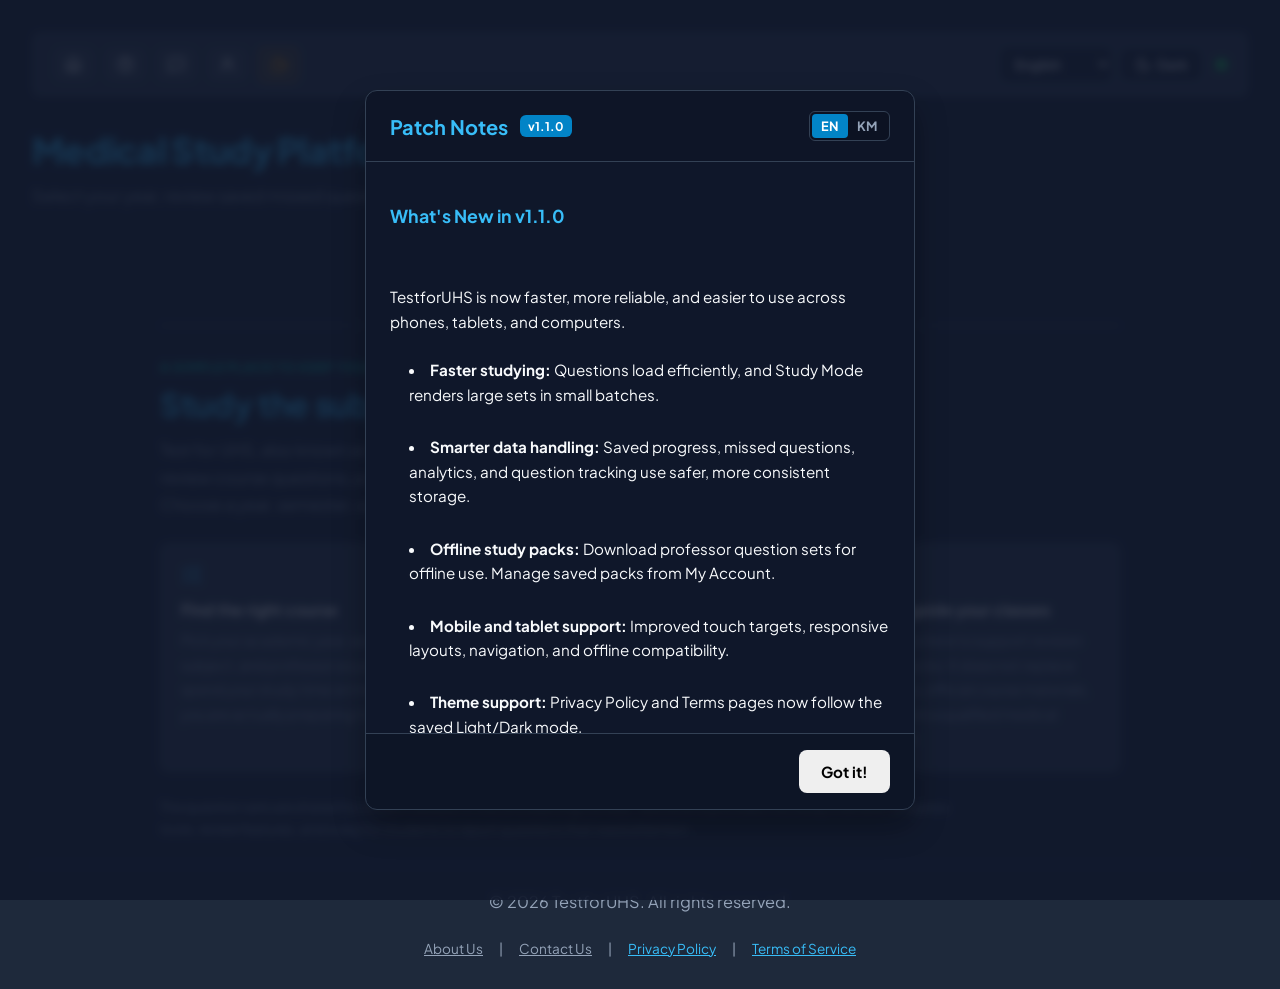
<file: index.html>
<!DOCTYPE html>
<html lang="en">

<head>
  <meta charset="UTF-8">
  <meta name="viewport" content="width=device-width, initial-scale=1.0">
  <title>Test For UHS - Medical Study & Quiz Platform</title>
  <meta name="title" content="Test for UHS - TestforUHS Medical Study Platform">
  <meta name="description"
    content="Test for UHS, also known as TestforUHS, is a free medical study and quiz platform for UHS students. Practice subjects, review missed questions, and study at your own pace.">

  <!-- Open Graph / Telegram / Facebook -->
  <meta property="og:type" content="website">
  <meta property="og:url" content="https://testforuhs.com/">
  <meta property="og:site_name" content="TestforUHS">
  <meta property="og:title" content="Test for UHS - TestforUHS Medical Study Platform">
  <meta property="og:description"
    content="Test for UHS, also known as TestforUHS, is a free medical study and quiz platform for UHS students. Practice subjects, review missed questions, and study at your own pace.">
  <meta property="og:image" content="https://testforuhs.com/assets/logo.png">

  <!-- Twitter -->
  <meta property="twitter:card" content="summary_large_image">
  <meta property="twitter:url" content="https://testforuhs.com/">
  <meta property="twitter:title" content="Test for UHS - TestforUHS Medical Study Platform">
  <meta property="twitter:description"
    content="Test for UHS, also known as TestforUHS, is a free medical study and quiz platform for UHS students. Practice subjects, review missed questions, and study at your own pace.">
  <meta property="twitter:image" content="https://testforuhs.com/assets/logo.png">

  <!-- Icons & CSS -->
  <link rel="icon" type="image/png" sizes="192x192" href="assets/logo.png">
  <link rel="apple-touch-icon" href="assets/logo.png">
  <link rel="manifest" href="manifest.webmanifest">
  <script src="design-bootstrap.js"></script>
  <link rel="stylesheet" href="style.css">
  <link rel="stylesheet" href="new-dashboard.css">

  <!-- Lucide Icons CDN -->
  <script src="assets/lucide.js"></script>

  <script type="application/ld+json">
  {
    "@context": "https://schema.org",
    "@type": "WebSite",
    "name": "Test for UHS",
    "alternateName": "TestforUHS",
    "url": "https://testforuhs.com/"
  }
  </script>

</head>

<body>
  <div class="app-container">

    <!-- Top Navigation Bar -->
    <nav class="main-navbar">
      <button class="dashboard-menu-toggle" type="button" aria-label="Open navigation menu" aria-expanded="false">
        <i data-lucide="menu" style="width: 20px; height: 20px;"></i>
      </button>
      <div class="nav-links">
        <a href="./" class="nav-item" data-i18n="nav_home">HOME</a>
        <a href="about" class="nav-item" data-i18n="nav_about">ABOUT</a>
        <a href="contact" class="nav-item" data-i18n="nav_contact">CONTACT US</a>
        <a href="account" class="nav-item" data-i18n="nav_account">MY ACCOUNT</a>
        <button id="nav-donate-btn" class="nav-item nav-donate-btn" data-i18n="nav_donate">
          <i data-lucide="coffee" style="width: 18px; height: 18px;"></i> Support Us
        </button>
      </div>
      <div class="nav-controls">
        <select id="language-select" class="lang-select">
          <option value="en">English</option>
          <option value="km">ភាសាខ្មែរ</option>
        </select>
        <button id="theme-toggle-btn" class="theme-btn">
          <i data-lucide="moon" style="width: 16px; height: 16px;"></i> Dark
        </button>
      </div>
    </nav>

    <!-- 1. Hero Landing Section -->
    <div id="landing-screen" class="screen">
      <h1 data-i18n="landing_title">Medical Study Platform</h1>
      <p data-i18n="landing_sub">Select your major, year, subject, and professor to start studying.</p>

      <!-- Action Button Row -->
      <div class="landing-btn-group hero-btn-group">
        <button id="enter-study-btn" class="btn primary-btn hero-btn btn-with-icon" data-i18n="btn_start_study">
          <i data-lucide="rocket" style="width: 20px; height: 20px;"></i> Start Studying
        </button>
        <button id="update-info-btn" class="btn secondary-btn btn-with-icon">
          <i data-lucide="megaphone" style="width: 20px; height: 20px;"></i> Update Info
        </button>
      </div>

      <section class="home-content-section" aria-labelledby="home-content-title">
        <div class="home-content-intro">
          <p class="home-content-kicker" data-i18n="home_content_kicker">A simple place to keep your studies moving</p>
          <h2 id="home-content-title" data-i18n="home_content_title">Study the subjects you are working on</h2>
          <p data-i18n="home_content_intro">Test for UHS, also known as TestforUHS, gives medical students a
            straightforward way to review course
            questions, practise recall, and come back to the topics that need more time. Choose a year, semester,
            subject, and professor to get started.</p>
        </div>

        <div class="home-content-grid">
          <article class="home-content-card">
            <i data-lucide="list-checks" aria-hidden="true"></i>
            <h3 data-i18n="home_content_step_title">Find the right course</h3>
            <p data-i18n="home_content_step_desc">Pick your academic year, semester, subject, and professor so you can
              spend your study time on the material you are actually preparing for.</p>
          </article>
          <article class="home-content-card">
            <i data-lucide="refresh-cw" aria-hidden="true"></i>
            <h3 data-i18n="home_content_review_title">Keep difficult questions close</h3>
            <p data-i18n="home_content_review_desc">Work through questions at your own pace, save the ones you miss on
              your device, and return to them when you are ready.</p>
          </article>
          <article class="home-content-card">
            <i data-lucide="shield-check" aria-hidden="true"></i>
            <h3 data-i18n="home_content_note_title">Use it alongside your classes</h3>
            <p data-i18n="home_content_note_desc">TestforUHS is here to support revision and self-checks. It does not
              replace your lectures, official course materials, or advice from a qualified medical professional.</p>
          </article>
        </div>

        <p class="home-content-source" data-i18n="home_content_source">The question sets are shared for student revision
          in the UHS learning context. TestforUHS provides the study interface, progress tools, review features, and
          a way for students to report questions that need attention.</p>
      </section>
    </div>

    <!-- Patch Notes Modal -->
    <div id="update-modal" class="modal-overlay hidden">
      <div class="update-modal-content">
        <div class="update-modal-header">
          <div class="update-title-group">
            <h3>Patch Notes</h3>
            <span id="update-version-badge" class="version-badge">v1.0.0</span>
          </div>
          <div class="update-lang-toggle">
            <button id="update-lang-en" class="lang-btn active">EN</button>
            <button id="update-lang-km" class="lang-btn">KM</button>
          </div>
        </div>
        <div class="update-modal-body">
          <div id="update-text-container">Loading release notes...</div>
        </div>
        <div class="update-modal-footer">
          <button id="close-update-modal-btn" class="btn">Got it!</button>
        </div>
      </div>
    </div>

    <!-- 2. Major Selection Screen -->
    <div id="major-screen" class="screen hidden" style="margin-top: 1rem;">
      <button id="back-to-landing-btn" class="btn back-btn btn-with-icon" data-i18n="btn_back_home"
        style="margin-bottom: 1rem;">
        <i data-lucide="arrow-left" style="width: 18px; height: 18px;"></i> Back to Home
      </button>
      <h2 data-i18n="title_select_major">Select Major</h2>
      <div id="major-grid" class="year-grid">
        <div class="year-card" data-major="MED" data-i18n="major_med">
          Medicine (MED)
        </div>
      </div>
    </div>

    <!-- 3. Year Selection Section -->
    <div id="year-screen" class="screen hidden" style="margin-top: 1rem;">
      <button id="back-to-majors-btn" class="btn back-btn btn-with-icon" data-i18n="btn_back_majors"
        style="margin-bottom: 1rem;">
        <i data-lucide="arrow-left" style="width: 18px; height: 18px;"></i> Back to Majors
      </button>
      <h2 id="selected-major-title">Select Academic Year</h2>
      <div class="year-grid">
        <div class="year-card" data-year="1" data-i18n="year_1">Year 1</div>
        <div class="year-card" data-year="2" data-i18n="year_2">Year 2</div>
        <div class="year-card" data-year="3" data-i18n="year_3">Year 3</div>
        <div class="year-card" data-year="4" data-i18n="year_4">Year 4</div>
        <div class="year-card" data-year="5" data-i18n="year_5">Year 5</div>
        <div class="year-card" data-year="6" data-i18n="year_6">Year 6</div>
      </div>
    </div>

    <!-- 4. Semester Selection Screen -->
    <div id="semester-screen" class="screen hidden" style="margin-top: 1rem;">
      <button id="back-to-years-btn" class="btn back-btn btn-with-icon" data-i18n="btn_back_years"
        style="margin-bottom: 1rem;">
        <i data-lucide="arrow-left" style="width: 18px; height: 18px;"></i> Back to Years
      </button>
      <h2 id="selected-year-title">Select Semester</h2>
      <div class="year-grid">
        <div class="year-card" data-semester="1" data-i18n="semester_1">Semester 1</div>
        <div class="year-card" data-semester="2" data-i18n="semester_2">Semester 2</div>
      </div>
    </div>

    <!-- 5. Subject Selection Section -->
    <div id="subject-screen" class="screen hidden" style="margin-top: 1rem;">
      <button id="back-to-semesters-btn" class="btn back-btn btn-with-icon" data-i18n="btn_back_semesters"
        style="margin-bottom: 1rem;">
        <i data-lucide="arrow-left" style="width: 18px; height: 18px;"></i> Back to Semesters
      </button>
      <h2 id="selected-subject-screen-title">Subjects</h2>
      <div id="subject-list" class="subject-grid"></div>
    </div>

    <!-- 6. Professor Selection Section -->
    <div id="professor-screen" class="screen hidden" style="margin-top: 1rem;">
      <button id="back-to-subjects-btn" class="btn back-btn btn-with-icon" data-i18n="btn_back_subjects"
        style="margin-bottom: 1rem;">
        <i data-lucide="arrow-left" style="width: 18px; height: 18px;"></i> Back to Subjects
      </button>
      <h2 id="selected-prof-screen-title">Professors</h2>
      <div id="professor-list" class="subject-grid"></div>
    </div>

    <!-- Site Footer -->
    <footer class="main-footer main-footer-box">
      <p>© 2026 TestforUHS. All rights reserved.</p>
      <div class="footer-links-row">
        <a href="about" style="color: var(--text-sub);">About Us</a> |
        <a href="contact" style="color: var(--text-sub);">Contact Us</a> |
        <a href="privacy" id="open-privacy-btn" style="color: var(--text-heading); text-decoration: underline;">Privacy
          Policy</a> |
        <a href="terms" style="color: var(--text-heading); text-decoration: underline;">Terms of Service</a>
      </div>
    </footer>

  </div>

  <!-- Global Loading Overlay -->
  <div id="loading-overlay" class="modal-overlay hidden">
    <div class="modal-card" style="text-align: center; padding: 2rem;">
      <div class="spinner"></div>
      <p style="margin-top: 1rem; font-weight: 600; color: var(--text-main);" data-i18n="loading_text">
        Loading Questions...
      </p>
    </div>
  </div>

  <!-- Shared Modals (Donation & Privacy) -->
  <div id="donate-modal" class="modal-overlay hidden" role="presentation">
    <div class="modal-card donate-card-wide" role="dialog" aria-modal="true" aria-labelledby="donate-modal-title"
      aria-describedby="donate-modal-desc">
      <button id="close-donate-btn" class="modal-close-icon" type="button"
        aria-label="Close support dialog">&times;</button>
      <div class="donate-header">
        <div class="donate-icon" aria-hidden="true"><i data-lucide="heart-handshake"></i></div>
        <div>
          <h2 id="donate-modal-title" data-i18n="donate_modal_title">Support testforuhs.com</h2>
          <p id="donate-modal-desc" data-i18n="donate_modal_desc">Your donations help keep the platform free, maintain
            servers, and add new study features!</p>
        </div>
      </div>
      <div class="donate-grid">
        <div class="donate-info">
          <p class="donate-tagline" data-i18n="donate_tagline">
            Every little bit is greatly appreciated! Thank you for your support
            <i data-lucide="smile" aria-hidden="true"></i>
          </p>
          <h3 class="donate-cta" data-i18n="donate_cta">You may donate through our KHQR here.</h3>
        </div>
        <div class="donate-qr-wrapper"><img src="assets/khqr.png" alt="KHQR donation code" class="khqr-card-img"></div>
      </div>
      <div class="donate-footer">
        <button id="bottom-close-donate-btn" class="btn secondary-btn donate-close-btn" type="button"
          data-i18n="btn_close">Close</button>
      </div>
    </div>
  </div>



  <script src="storage.js"></script>
  <script src="translations.js"></script>
  <script src="shared.js?v=1.2.2"></script>
  <script src="home.js"></script>
  <script>
    if (window.lucide) {
      lucide.createIcons();
    }
  </script>
</body>

</html>
</file>
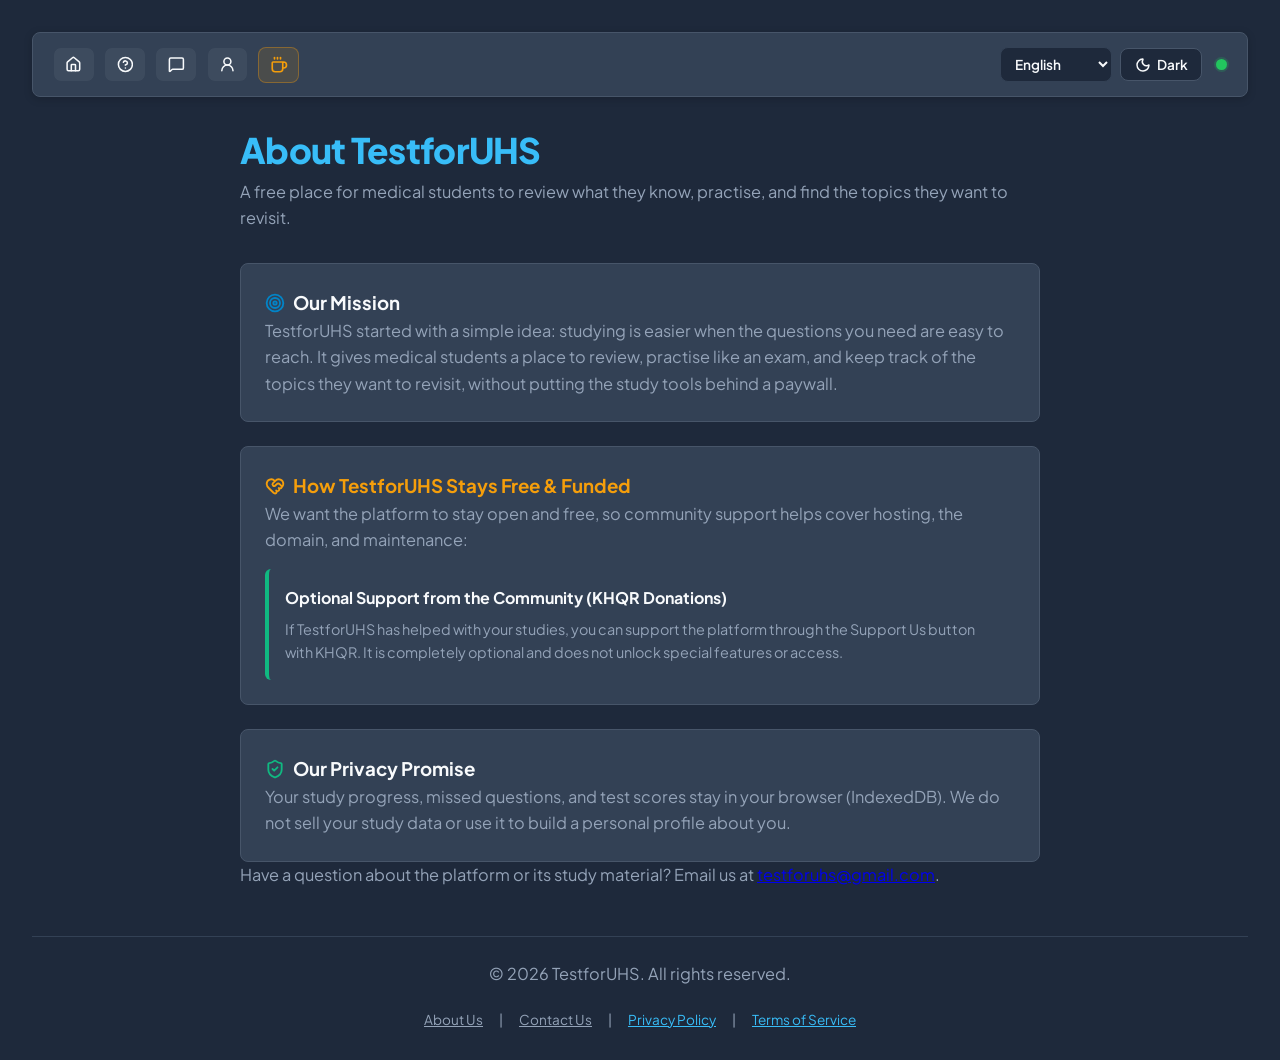
<file: about.html>
<!DOCTYPE html>
<html lang="en">

<head>
  <meta charset="UTF-8">
  <meta name="viewport" content="width=device-width, initial-scale=1.0">
  <title>About Us - TestforUHS</title>
  <meta name="title" content="About Us - TestforUHS">
  <meta name="description"
    content="Learn about TestforUHS, a dedicated medical study platform designed to help students master core subjects and prepare for exams.">

  <!-- Open Graph / Telegram / Facebook -->
  <meta property="og:type" content="website">
  <meta property="og:url" content="https://testforuhs.com/about.html">
  <meta property="og:site_name" content="TestforUHS">
  <meta property="og:title" content="About Us - TestforUHS">
  <meta property="og:description"
    content="Learn about TestforUHS, a dedicated medical study platform designed to help students master core subjects and prepare for exams.">
  <meta property="og:image" content="https://testforuhs.com/assets/logo.png">

  <!-- Twitter -->
  <meta property="twitter:card" content="summary_large_image">
  <meta property="twitter:url" content="https://testforuhs.com/about.html">
  <meta property="twitter:title" content="About Us - TestforUHS">
  <meta property="twitter:description"
    content="Learn about TestforUHS, a dedicated medical study platform designed to help students master core subjects and prepare for exams.">
  <meta property="twitter:image" content="https://testforuhs.com/assets/logo.png">

  <!-- Icons & CSS -->
  <link rel="icon" type="image/png" sizes="192x192" href="assets/logo.png">
  <link rel="apple-touch-icon" href="assets/logo.png">
  <script src="design-bootstrap.js"></script>
  <link rel="stylesheet" href="style.css">
  <link rel="stylesheet" href="new-dashboard.css">

  <!-- Lucide Icons CDN -->
  <script src="assets/lucide.js"></script>

</head>

<body>
  <div class="app-container">

    <!-- Top Navigation Bar -->
    <nav class="main-navbar">
      <button class="dashboard-menu-toggle" type="button" aria-label="Open navigation menu" aria-expanded="false">
        <i data-lucide="menu" style="width: 20px; height: 20px;"></i>
      </button>
      <div class="nav-links">
        <a href="./" class="nav-item" data-i18n="nav_home">HOME</a>
        <a href="about" class="nav-item" data-i18n="nav_about">ABOUT</a>
        <a href="contact" class="nav-item" data-i18n="nav_contact">CONTACT US</a>
        <a href="account" class="nav-item" data-i18n="nav_account">MY ACCOUNT</a>
        <button id="nav-donate-btn" class="nav-item" data-i18n="nav_donate"
          style="color: #f59e0b; font-weight: 700; background: none; border: none; cursor: pointer; display: flex; align-items: center; gap: 0.35rem;">
          <i data-lucide="coffee" style="width: 18px; height: 18px;"></i> Support Us
        </button>
      </div>
      <div class="nav-controls" style="display: flex; gap: 0.5rem; align-items: center;">
        <select id="language-select" class="lang-select">
          <option value="en">English</option>
          <option value="km">ភាសាខ្មែរ</option>
        </select>
        <button id="theme-toggle-btn" class="theme-btn" style="display: flex; align-items: center; gap: 0.35rem;">
          <i data-lucide="moon" style="width: 16px; height: 16px;"></i> Dark
        </button>
      </div>
    </nav>

    <!-- About Screen Content -->
    <div id="about-screen" class="screen" style="max-width: 800px; margin: 0 auto; line-height: 1.6;">

      <h1 style="margin-bottom: 0.5rem;" data-i18n="about_title">About TestforUHS</h1>
      <p style="color: var(--text-sub); margin-bottom: 2rem;" data-i18n="about_sub">A free place for medical students
        to review what they know, practise, and find the topics they want to revisit.</p>

      <!-- Mission Card -->
      <div class="info-card"
        style="background: var(--bg-subcard); padding: 1.5rem; border-radius: 8px; border: 1px solid var(--border-sub); margin-bottom: 1.5rem;">
        <h3 style="margin-top: 0; color: var(--text-main); display: flex; align-items: center; gap: 0.5rem;"
          data-i18n="about_mission_title">
          <i data-lucide="target" style="width: 20px; height: 20px; color: #0284c7;"></i> Our Mission
        </h3>
        <p style="color: var(--text-sub); margin-bottom: 0;" data-i18n="about_mission_desc">
          TestforUHS started with a simple idea: studying is easier when the questions you need are easy to reach. It
          gives medical students a place to review, practise like an exam, and keep track of the topics they want to
          revisit, without putting the study tools behind a paywall.
        </p>
      </div>

      <!-- Transparency & Funding Card -->
      <div class="info-card"
        style="background: var(--bg-subcard); padding: 1.5rem; border-radius: 8px; border: 1px solid var(--border-sub); margin-bottom: 1.5rem;">
        <h3 style="margin-top: 0; color: #f59e0b; display: flex; align-items: center; gap: 0.5rem;"
          data-i18n="about_funding_title">
          <i data-lucide="heart-handshake" style="width: 20px; height: 20px;"></i> How TestforUHS Stays Free & Funded
        </h3>
        <p style="color: var(--text-sub); margin-bottom: 1rem;" data-i18n="about_funding_desc">
          We want the platform to stay open and free, so we help cover hosting, the domain, and maintenance in two
          straightforward ways:
        </p>

        <div style="display: flex; flex-direction: column; gap: 1rem;">

          <!-- Donation Transparency -->
          <div style="padding: 1rem; background: var(--bg-main); border-radius: 6px; border-left: 4px solid #10b981;">
            <h4 style="margin: 0 0 0.5rem 0; color: var(--text-main);" data-i18n="about_donate_title">Optional
              Support from the Community (KHQR Donations)</h4>
            <p style="margin: 0; color: var(--text-sub); font-size: 0.9rem;" data-i18n="about_donate_desc">
              If TestforUHS has helped with your studies, you can support the platform through the Support Us button
              with KHQR. It is completely optional and does not unlock special features or access.
            </p>
          </div>

        </div>
      </div>

      <!-- Privacy & Data Commitment -->
      <div class="info-card"
        style="background: var(--bg-subcard); padding: 1.5rem; border-radius: 8px; border: 1px solid var(--border-sub);">
        <h3 style="margin-top: 0; color: var(--text-main); display: flex; align-items: center; gap: 0.5rem;"
          data-i18n="about_privacy_title">
          <i data-lucide="shield-check" style="width: 20px; height: 20px; color: #10b981;"></i> Our Privacy Promise
        </h3>
        <p style="color: var(--text-sub); margin-bottom: 0;" data-i18n="about_privacy_desc">
          Your study progress, missed questions, and test scores stay in your browser (IndexedDB). We do not sell your
          study data or use it to build a personal profile about you.
        </p>
      </div>

      <p class="about-contact-note"><span data-i18n="about_contact_note">Have a question about the platform or its
          study material? Email us at</span> <a href="mailto:testforuhs@gmail.com">testforuhs@gmail.com</a>.</p>

    </div>

    <!-- Site Footer -->
    <footer class="main-footer"
      style="margin-top: 1.5rem; padding-top: 1.5rem; border-top: 1px solid var(--border-color); text-align: center; font-size: 0.85rem; color: var(--text-sub);">
      <p>© 2026 TestforUHS. All rights reserved.</p>
      <div style="display: flex; justify-content: center; gap: 1rem; flex-wrap: wrap; margin-top: 0.5rem;">
        <a href="about" style="color: var(--text-sub);">About Us</a> |
        <a href="contact" style="color: var(--text-sub);">Contact Us</a> |
        <a href="privacy" id="open-privacy-btn" style="color: var(--text-heading); text-decoration: underline;">Privacy
          Policy</a> |
        <a href="terms" style="color: var(--text-heading); text-decoration: underline;">Terms of Service</a>
      </div>
    </footer>

  </div>

  <!-- Shared Modals (Donation & Privacy) -->
  <div id="donate-modal" class="modal-overlay hidden" role="presentation">
    <div class="modal-card donate-card-wide" role="dialog" aria-modal="true" aria-labelledby="donate-modal-title"
      aria-describedby="donate-modal-desc">
      <button id="close-donate-btn" class="modal-close-icon" type="button"
        aria-label="Close support dialog">&times;</button>
      <div class="donate-header">
        <div class="donate-icon" aria-hidden="true"><i data-lucide="heart-handshake"></i></div>
        <div>
          <h2 id="donate-modal-title" data-i18n="donate_modal_title">Support testforuhs.com</h2>
          <p id="donate-modal-desc" data-i18n="donate_modal_desc">Your donations help keep the platform free, maintain
            servers, and add new study features!</p>
        </div>
      </div>
      <div class="donate-grid">
        <div class="donate-info">
          <p class="donate-tagline" data-i18n="donate_tagline">
            Every little bit is greatly appreciated! Thank you for your support
            <i data-lucide="smile" aria-hidden="true"></i>
          </p>
          <h3 class="donate-cta" data-i18n="donate_cta">You may donate through our KHQR here.</h3>
        </div>
        <div class="donate-qr-wrapper"><img src="assets/khqr.png" alt="KHQR donation code" class="khqr-card-img"></div>
      </div>
      <div class="donate-footer">
        <button id="bottom-close-donate-btn" class="btn secondary-btn donate-close-btn" type="button"
          data-i18n="btn_close">Close</button>
      </div>
    </div>
  </div>



  <script src="storage.js"></script>
  <script src="translations.js"></script>
  <script src="shared.js?v=1.2.2"></script>
  <script src="about.js"></script>
  <script>
    if (window.lucide) {
      lucide.createIcons();
    }
  </script>
</body>

</html>
</file>
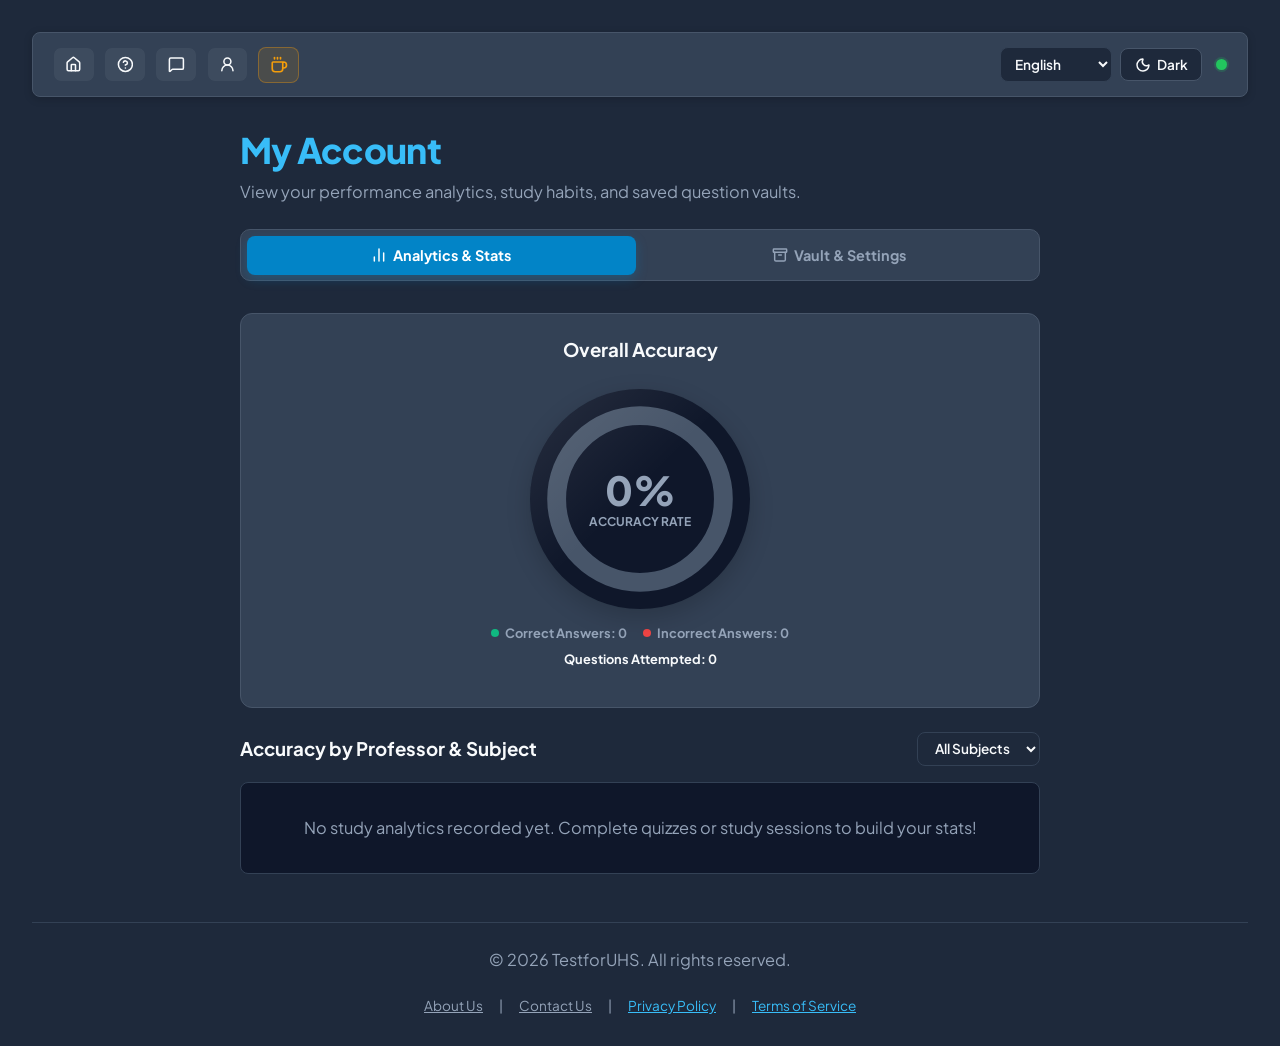
<file: account.html>
<!DOCTYPE html>
<html lang="en">

<head>
  <meta charset="UTF-8">
  <meta name="viewport" content="width=device-width, initial-scale=1.0">
  <title>My Account & Vault - TestforUHS</title>
  <meta name="title" content="My Account & Vault - TestforUHS">
  <meta name="description"
    content="Manage your saved missed questions, track subject progress, and export flashcards to Anki.">

  <!-- Open Graph / Telegram / Facebook -->
  <meta property="og:type" content="website">
  <meta property="og:url" content="https://testforuhs.com/account">
  <meta property="og:site_name" content="TestforUHS">
  <meta property="og:title" content="My Account & Vault - TestforUHS">
  <meta property="og:description"
    content="Manage your saved missed questions, track subject progress, and export flashcards to Anki.">
  <meta property="og:image" content="https://testforuhs.com/assets/logo.png">

  <!-- Twitter -->
  <meta property="twitter:card" content="summary_large_image">
  <meta property="twitter:url" content="https://testforuhs.com/account">
  <meta property="twitter:title" content="My Account & Vault - TestforUHS">
  <meta property="twitter:description"
    content="Manage your saved missed questions, track subject progress, and export flashcards to Anki.">
  <meta property="twitter:image" content="https://testforuhs.com/assets/logo.png">

  <!-- Icons & CSS -->
  <link rel="icon" type="image/png" sizes="192x192" href="assets/logo.png">
  <link rel="apple-touch-icon" href="assets/logo.png">
  <link rel="manifest" href="manifest.webmanifest">
  <script src="design-bootstrap.js"></script>
  <link rel="stylesheet" href="style.css">
  <link rel="stylesheet" href="new-dashboard.css">

  <!-- Lucide Icons CDN -->
  <script src="assets/lucide.js"></script>


  <style>
    .account-tab-bar {
      display: flex;
      justify-content: center;
      gap: 0.5rem;
      margin-bottom: 2rem;
      background: var(--bg-subcard);
      padding: 0.35rem;
      border-radius: 10px;
      border: 1px solid var(--border-sub);
    }

    .account-tab-btn {
      flex: 1;
      padding: 0.65rem 0.75rem;
      font-size: 0.9rem;
      font-weight: 700;
      border-radius: 8px;
      border: none;
      background: none;
      color: var(--text-sub);
      cursor: pointer;
      transition: all 0.2s ease;
      white-space: nowrap;
      display: inline-flex;
      align-items: center;
      justify-content: center;
      gap: 0.4rem;
    }

    .account-tab-btn.active {
      background: #0284c7;
      color: #ffffff;
      box-shadow: 0 4px 12px rgba(2, 132, 199, 0.3);
    }
  </style>
</head>

<body>
  <div class="app-container">

    <!-- Top Navigation Bar -->
    <nav class="main-navbar">
      <button class="dashboard-menu-toggle" type="button" aria-label="Open navigation menu" aria-expanded="false">
        <i data-lucide="menu" style="width: 20px; height: 20px;"></i>
      </button>
      <div class="nav-links">
        <a href="./" class="nav-item" data-i18n="nav_home">HOME</a>
        <a href="about" class="nav-item" data-i18n="nav_about">ABOUT</a>
        <a href="contact" class="nav-item" data-i18n="nav_contact">CONTACT US</a>
        <a href="account" class="nav-item" data-i18n="nav_account">MY ACCOUNT</a>
        <button id="nav-donate-btn" class="nav-item" data-i18n="nav_donate"
          style="color: #f59e0b; font-weight: 700; background: none; border: none; cursor: pointer; display: flex; align-items: center; gap: 0.35rem;">
          <i data-lucide="coffee" style="width: 18px; height: 18px;"></i> Support Us
        </button>
      </div>
      <div class="nav-controls" style="display: flex; gap: 0.5rem; align-items: center;">
        <select id="language-select" class="lang-select">
          <option value="en">English</option>
          <option value="km">ភាសាខ្មែរ</option>
        </select>
        <button id="theme-toggle-btn" class="theme-btn" style="display: flex; align-items: center; gap: 0.35rem;">
          <i data-lucide="moon" style="width: 16px; height: 16px;"></i> Dark
        </button>
      </div>
    </nav>

    <!-- My Account Screen -->
    <div id="account-screen" class="screen" style="max-width: 800px; margin: 0 auto;">
      <h1 style="margin-bottom: 0.5rem;" data-i18n="account_title">My Account</h1>
      <p style="color: var(--text-sub); margin-bottom: 1.5rem;" data-i18n="account_sub">View your performance analytics,
        study habits, and saved question vaults.</p>

      <!-- Sub-Navbar Tab Switcher -->
      <div class="account-tab-bar" role="tablist" aria-label="Account sections">
        <button id="tab-stats-btn" class="account-tab-btn active" role="tab" aria-selected="true"
          aria-controls="account-stats-view" data-i18n="tab_stats">
          <i data-lucide="bar-chart-2" style="width: 16px; height: 16px;"></i> Analytics & Stats
        </button>
        <button id="tab-vault-btn" class="account-tab-btn" role="tab" aria-selected="false"
          aria-controls="account-vault-view" data-i18n="tab_vault">
          <i data-lucide="archive" style="width: 16px; height: 16px;"></i> Vault & Settings
        </button>
        <button id="tab-offline-btn" class="account-tab-btn hidden" role="tab" aria-selected="false"
          aria-controls="account-offline-view" data-i18n="tab_offline">
          <i data-lucide="download-cloud" style="width: 16px; height: 16px;"></i> Offline Packs
        </button>
      </div>

      <!-- TAB 1: ACCURACY ANALYTICS & STATS VIEW -->
      <div id="account-stats-view" role="tabpanel" aria-labelledby="tab-stats-btn">
        <div class="info-card"
          style="background: var(--bg-subcard); padding: 1.5rem; border-radius: 12px; border: 1px solid var(--border-sub); margin-bottom: 1.5rem; text-align: center;">
          <h3 style="margin-top: 0; color: var(--text-main);" data-i18n="stats_overview_title">Overall Accuracy</h3>

          <div id="pie-chart-wrapper"></div>
        </div>

        <div
          style="display: flex; justify-content: space-between; align-items: center; margin-bottom: 1rem; flex-wrap: wrap; gap: 0.5rem;">
          <h3 style="margin: 0; color: var(--text-main);" data-i18n="stats_prof_breakdown">Accuracy by Professor &
            Subject</h3>
          <select id="stats-filter-select" class="lang-select" style="padding: 0.4rem 0.8rem;">
            <option value="ALL" data-i18n="stats_filter_all">All Subjects</option>
          </select>
        </div>

        <div id="stats-prof-list" class="subject-grid"></div>
      </div>

      <!-- TAB 2: VAULT & QUIZ SETTINGS VIEW -->
      <div id="account-vault-view" class="hidden" role="tabpanel" aria-labelledby="tab-vault-btn">
        <div class="info-card"
          style="background: var(--bg-subcard); padding: 1.5rem; border-radius: 8px; border: 1px solid var(--border-sub); margin-bottom: 2rem;">
          <h3 style="margin-top: 0; color: var(--text-main); display: flex; align-items: center; gap: 0.4rem;"
            data-i18n="account_pref_title">
            <i data-lucide="settings" style="width: 20px; height: 20px;"></i> Quiz Preferences
          </h3>

          <div class="offline-setting-row" style="margin-top: 1rem;">
            <div>
              <h4 style="margin: 0; color: var(--text-main);" data-i18n="account_autoadv_title">Auto-advance in Quiz
                Mode</h4>
              <p style="margin: 0.25rem 0 0 0; font-size: 0.85rem; color: var(--text-sub);"
                data-i18n="account_autoadv_desc">
                Automatically move to the next question after selecting an option without having to click "Next
                Question".
              </p>
            </div>
            <div class="offline-setting-control">
              <span id="auto-advance-status" class="setting-status" aria-live="polite">Off</span>
              <label class="switch">
                <input type="checkbox" id="auto-advance-toggle">
                <span class="slider"></span>
              </label>
            </div>
          </div>

          <div
            style="display: flex; justify-content: space-between; align-items: center; gap: 1rem; margin-top: 1.25rem; padding-top: 1.25rem; border-top: 1px solid var(--border-sub); flex-wrap: wrap;">
            <div style="flex: 1; min-width: 200px;">
              <h4 style="margin: 0; color: var(--text-main);" data-i18n="account_review_style_title">Result Review
                Display Style</h4>
              <p style="margin: 0.25rem 0 0 0; font-size: 0.85rem; color: var(--text-sub);"
                data-i18n="account_review_style_desc">
                Choose whether to display result reviews as a compact text summary or full study-style options.
              </p>
            </div>
            <select id="review-style-select" class="lang-select" style="padding: 0.5rem 0.8rem; font-weight: 600;">
              <option value="compact" data-i18n="option_style_compact">Compact (Text Summary)</option>
              <option value="full" data-i18n="option_style_full">Full Options (Study Style)</option>
            </select>
          </div>

          <div class="design-picker-section">
            <div class="design-picker-heading">
              <div>
                <h4 data-i18n="account_design_title">Design</h4>
                <p data-i18n="account_design_desc">Choose how the whole platform looks. This does not change your result
                  review style.</p>
              </div>
            </div>
            <div class="design-picker-grid" role="radiogroup" aria-label="Design choices">
              <label class="design-option-card">
                <input type="radio" name="app-design" value="current">
                <span class="design-option-content">
                  <span class="design-option-preview design-preview-current" aria-hidden="true">
                    <span></span><span></span><span></span>
                  </span>
                  <span class="design-option-name" data-i18n="account_design_current">Current Design</span>
                  <span class="design-option-description" data-i18n="account_design_current_desc">Keep the design you
                    are using now.</span>
                </span>
              </label>
              <label class="design-option-card">
                <input type="radio" name="app-design" value="new-dashboard">
                <span class="design-option-content">
                  <span class="design-option-preview design-preview-dashboard" aria-hidden="true">
                    <span></span><span></span><span></span>
                  </span>
                  <span class="design-option-name" data-i18n="account_design_new">New Dashboard</span>
                  <span class="design-option-description" data-i18n="account_design_new_desc">A cleaner study-focused
                    layout with clearer sections.</span>
                </span>
              </label>
            </div>
          </div>

        </div>

        <div class="info-card offline-setting-card"
          style="background: var(--bg-subcard); padding: 1.5rem; border-radius: 8px; border: 1px solid var(--border-sub); margin-bottom: 2rem;">
          <h3 style="margin-top: 0; color: var(--text-main); display: flex; align-items: center; gap: 0.4rem;"
            data-i18n="offline_setting_title">
            <i data-lucide="download-cloud" style="width: 20px; height: 20px;"></i> Offline Access
          </h3>
          <div class="offline-setting-row">
            <div>
              <h4 style="margin: 0; color: var(--text-main);" data-i18n="offline_setting_label">Use Offline Packs</h4>
              <p style="margin: 0.25rem 0 0 0; font-size: 0.85rem; color: var(--text-sub);"
                data-i18n="offline_setting_desc">
                Enable offline packs, downloads, and offline page caching.
              </p>
            </div>
            <div class="offline-setting-control">
              <span id="offline-mode-status" class="setting-status" aria-live="polite">Off</span>
              <label class="switch">
                <input type="checkbox" id="offline-mode-toggle">
                <span class="slider"></span>
              </label>
            </div>
          </div>
        </div>

        <div
          style="display: flex; justify-content: space-between; align-items: center; margin-bottom: 1rem; flex-wrap: wrap; gap: 0.5rem;">
          <h3 style="margin: 0; color: var(--text-main); display: flex; align-items: center; gap: 0.4rem;"
            data-i18n="account_vault_title">
            <i data-lucide="archive" style="width: 20px; height: 20px;"></i> Missed Questions Vault
          </h3>

          <div class="account-toolbar" style="display: flex; gap: 0.5rem; align-items: center;">
            <button id="toggle-select-mode-btn" class="btn secondary-btn" data-i18n="btn_select"
              style="display: inline-flex; align-items: center; gap: 0.4rem;">
              <i data-lucide="check-square" style="width: 16px; height: 16px;"></i> Select
            </button>
            <div id="bulk-controls" class="hidden"
              style="display: flex; gap: 0.5rem; align-items: center; flex-wrap: wrap;">
              <button id="select-all-btn" class="btn secondary-btn" data-i18n="btn_select_all">Select All</button>
              <button id="delete-selected-btn" class="btn danger-btn" disabled data-i18n="btn_delete_selected"
                style="display: inline-flex; align-items: center; gap: 0.4rem;">
                <i data-lucide="trash-2" style="width: 16px; height: 16px;"></i> Delete Selected (0)
              </button>
            </div>
          </div>
        </div>

        <div id="account-subject-list" class="subject-grid"></div>
      </div>

      <!-- TAB 3: OFFLINE DOWNLOADS -->
      <div id="account-offline-view" class="hidden" role="tabpanel" aria-labelledby="tab-offline-btn">
        <div class="info-card"
          style="background: var(--bg-subcard); padding: 1.5rem; border-radius: 8px; border: 1px solid var(--border-sub); margin-bottom: 1.5rem;">
          <h3 style="margin-top: 0; color: var(--text-main); display: flex; align-items: center; gap: 0.4rem;"
            data-i18n="offline_title">
            <i data-lucide="download-cloud" style="width: 20px; height: 20px;"></i> Offline Study Packs
          </h3>

          <div
            style="display: flex; justify-content: space-between; align-items: center; gap: 1rem; flex-wrap: wrap; margin-bottom: 1rem;">
            <div style="display: flex; gap: 1rem; flex-wrap: wrap;">
              <div class="stat-card" style="min-width: 120px;">
                <span class="stat-label" data-i18n="offline_count_label">Saved packs</span>
                <span id="offline-count-val" class="stat-value">0</span>
              </div>
              <div class="stat-card" style="min-width: 120px;">
                <span class="stat-label" data-i18n="offline_questions_label">Questions</span>
                <span id="offline-questions-val" class="stat-value">0</span>
              </div>
            </div>
            <button id="clear-all-offline-btn" class="btn danger-btn" data-i18n="offline_clear_all">
              Clear all
            </button>
          </div>
        </div>

        <div id="offline-package-list" class="subject-grid"></div>
      </div>

    </div>

    <!-- Site Footer -->
    <footer class="main-footer"
      style="margin-top: 1.5rem; padding-top: 1.5rem; border-top: 1px solid var(--border-color); text-align: center; font-size: 0.85rem; color: var(--text-sub);">
      <p>© 2026 TestforUHS. All rights reserved.</p>
      <div style="display: flex; justify-content: center; gap: 1rem; flex-wrap: wrap; margin-top: 0.5rem;">
        <a href="about" style="color: var(--text-sub);">About Us</a> |
        <a href="contact" style="color: var(--text-sub);">Contact Us</a> |
        <a href="privacy" id="open-privacy-btn" style="color: var(--text-heading); text-decoration: underline;">Privacy
          Policy</a> |
        <a href="terms" style="color: var(--text-heading); text-decoration: underline;">Terms of Service</a>
      </div>
    </footer>

  </div>

  <!-- Bulk Delete Confirmation Modal -->
  <div id="delete-confirm-modal" class="modal-overlay hidden">
    <div class="modal-card">
      <h3 data-i18n="delete_modal_title" style="display: flex; align-items: center; gap: 0.4rem;">
        <i data-lucide="alert-triangle" style="width: 20px; height: 20px; color: #ef4444;"></i> Are you sure?
      </h3>
      <p id="delete-warning-text" data-i18n="delete_modal_desc">Are you sure you want to delete these saved missed
        questions? This action cannot be undone.</p>
      <div class="modal-actions">
        <button id="cancel-delete-btn" class="btn secondary-btn" data-i18n="btn_cancel">Cancel</button>
        <button id="confirm-delete-btn" class="btn danger-btn" data-i18n="btn_confirm_delete">Yes, Delete</button>
      </div>
    </div>
  </div>

  <!-- Anki Export Confirmation Modal -->
  <div id="anki-modal" class="modal-overlay hidden">
    <div class="modal-card">
      <h3 data-i18n="anki_modal_title" style="display: flex; align-items: center; gap: 0.4rem;">
        <i data-lucide="package" style="width: 20px; height: 20px;"></i> Export to Anki (.txt)
      </h3>
      <p data-i18n="anki_modal_desc">How would you like to process these questions after downloading?</p>
      <div class="modal-actions" style="flex-direction: column; gap: 0.5rem;">
        <button id="anki-keep-btn" class="btn primary-btn"
          style="width: 100%; display: inline-flex; align-items: center; justify-content: center; gap: 0.4rem;"
          data-i18n="btn_anki_keep">
          <i data-lucide="download" style="width: 16px; height: 16px;"></i> Export & Keep in Vault
        </button>
        <button id="anki-clear-btn" class="btn warning-btn"
          style="width: 100%; display: inline-flex; align-items: center; justify-content: center; gap: 0.4rem;"
          data-i18n="btn_anki_clear">
          <i data-lucide="trash-2" style="width: 16px; height: 16px;"></i> Export & Clear Subject Vault
        </button>
        <button id="anki-cancel-btn" class="btn secondary-btn" style="width: 100%;"
          data-i18n="btn_cancel">Cancel</button>
      </div>
    </div>
  </div>

  <!-- Shared Modals (Donation & Privacy) -->
  <div id="donate-modal" class="modal-overlay hidden" role="presentation">
    <div class="modal-card donate-card-wide" role="dialog" aria-modal="true" aria-labelledby="donate-modal-title"
      aria-describedby="donate-modal-desc">
      <button id="close-donate-btn" class="modal-close-icon" type="button"
        aria-label="Close support dialog">&times;</button>
      <div class="donate-header">
        <div class="donate-icon" aria-hidden="true"><i data-lucide="heart-handshake"></i></div>
        <div>
          <h2 id="donate-modal-title" data-i18n="donate_modal_title">Support testforuhs.com</h2>
          <p id="donate-modal-desc" data-i18n="donate_modal_desc">Your donations help keep the platform free, maintain
            servers, and add new study features!</p>
        </div>
      </div>
      <div class="donate-grid">
        <div class="donate-info">
          <p class="donate-tagline" data-i18n="donate_tagline">
            Every little bit is greatly appreciated! Thank you for your support
            <i data-lucide="smile" aria-hidden="true"></i>
          </p>
          <h3 class="donate-cta" data-i18n="donate_cta">You may donate through our KHQR here.</h3>
        </div>
        <div class="donate-qr-wrapper"><img src="assets/khqr.png" alt="KHQR donation code" class="khqr-card-img"></div>
      </div>
      <div class="donate-footer">
        <button id="bottom-close-donate-btn" class="btn secondary-btn donate-close-btn" type="button"
          data-i18n="btn_close">Close</button>
      </div>
    </div>
  </div>



  <script src="storage.js"></script>
  <script src="translations.js"></script>
  <script src="shared.js?v=1.2.2"></script>
  <script src="account.js"></script>
  <script>
    if (window.lucide) {
      lucide.createIcons();
    }
  </script>
</body>

</html>
</file>
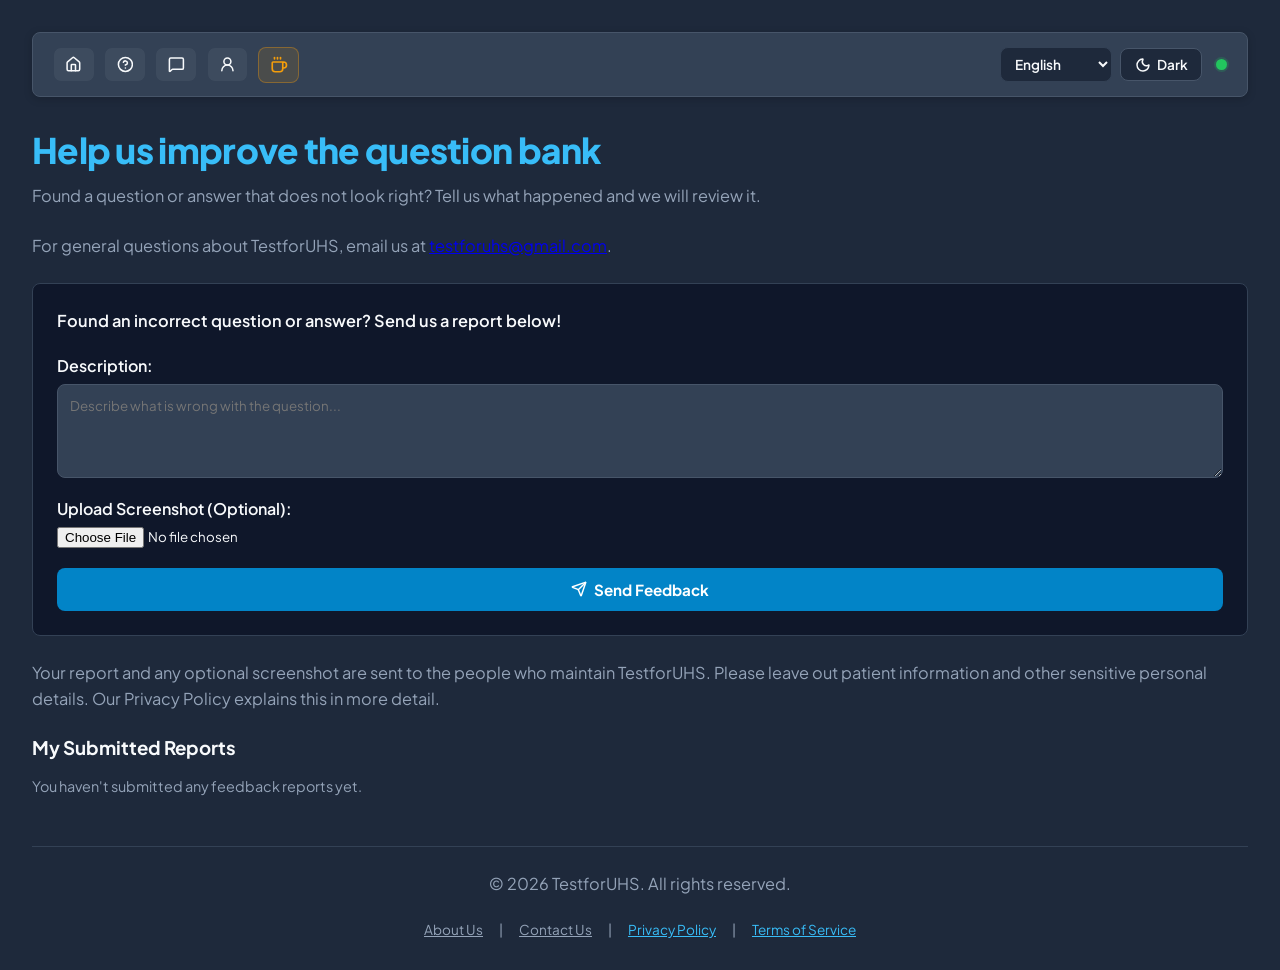
<file: contact.html>
<!DOCTYPE html>
<html lang="en">

<head>
  <meta charset="UTF-8">
  <meta name="viewport" content="width=device-width, initial-scale=1.0">
  <title>Contact Us & Feedback - TestforUHS</title>
  <meta name="title" content="Contact Us & Feedback - TestforUHS">
  <meta name="description"
    content="Report question errors, submit feedback, or track your submitted reports on TestforUHS.">

  <!-- Open Graph / Telegram / Facebook -->
  <meta property="og:type" content="website">
  <meta property="og:url" content="https://testforuhs.com/contact.html">
  <meta property="og:site_name" content="TestforUHS">
  <meta property="og:title" content="Contact Us & Feedback - TestforUHS">
  <meta property="og:description"
    content="Report question errors, submit feedback, or track your submitted reports on TestforUHS.">
  <meta property="og:image" content="https://testforuhs.com/assets/logo.png">

  <!-- Twitter -->
  <meta property="twitter:card" content="summary_large_image">
  <meta property="twitter:url" content="https://testforuhs.com/contact.html">
  <meta property="twitter:title" content="Contact Us & Feedback - TestforUHS">
  <meta property="twitter:description"
    content="Report question errors, submit feedback, or track your submitted reports on TestforUHS.">
  <meta property="twitter:image" content="https://testforuhs.com/assets/logo.png">

  <!-- Icons & CSS -->
  <link rel="icon" type="image/png" sizes="192x192" href="assets/logo.png">
  <link rel="apple-touch-icon" href="assets/logo.png">
  <script src="design-bootstrap.js"></script>
  <link rel="stylesheet" href="style.css">
  <link rel="stylesheet" href="new-dashboard.css">

  <!-- Lucide Icons CDN -->
  <script src="assets/lucide.js"></script>

</head>

<body>
  <div class="app-container">

    <!-- Top Navigation Bar -->
    <nav class="main-navbar">
      <button class="dashboard-menu-toggle" type="button" aria-label="Open navigation menu" aria-expanded="false">
        <i data-lucide="menu" style="width: 20px; height: 20px;"></i>
      </button>
      <div class="nav-links">
        <a href="./" class="nav-item" data-i18n="nav_home">HOME</a>
        <a href="about" class="nav-item" data-i18n="nav_about">ABOUT</a>
        <a href="contact" class="nav-item" data-i18n="nav_contact">CONTACT US</a>
        <a href="account" class="nav-item" data-i18n="nav_account">MY ACCOUNT</a>
        <button id="nav-donate-btn" class="nav-item" data-i18n="nav_donate"
          style="color: #f59e0b; font-weight: 700; background: none; border: none; cursor: pointer; display: flex; align-items: center; gap: 0.35rem;">
          <i data-lucide="coffee" style="width: 18px; height: 18px;"></i> Support Us
        </button>
      </div>
      <div class="nav-controls" style="display: flex; gap: 0.5rem; align-items: center;">
        <select id="language-select" class="lang-select">
          <option value="en">English</option>
          <option value="km">ភាសាខ្មែរ</option>
        </select>
        <button id="theme-toggle-btn" class="theme-btn" style="display: flex; align-items: center; gap: 0.35rem;">
          <i data-lucide="moon" style="width: 16px; height: 16px;"></i> Dark
        </button>
      </div>
    </nav>

    <!-- Contact Screen -->
    <div id="contact-screen" class="screen">
      <h1 data-i18n="contact_page_title">Help us improve the question bank</h1>
      <p class="contact-intro" data-i18n="contact_page_intro">Found a question or answer that does not look right? Tell
        us
        what happened and we will review it.</p>
      <p class="contact-email"><span data-i18n="contact_email_intro">For general questions about TestforUHS, email
          us at</span> <a href="mailto:testforuhs@gmail.com">testforuhs@gmail.com</a>.</p>

      <div class="score-card" style="text-align: left; padding: 1.5rem;">
        <p data-i18n="contact_notice" style="margin-bottom: 1.25rem; color: var(--text-main); font-weight: 600;">
          Spotted something that needs fixing? Send us a report below.
        </p>

        <form id="feedback-form">
          <label data-i18n="contact_desc_label"
            style="display:block; margin-bottom: 0.5rem; font-weight: 600;">Description:</label>
          <textarea id="feedback-text" rows="4" placeholder="Describe what is wrong with the question..."
            data-i18n-placeholder="contact_placeholder"
            style="width:100%; padding:0.75rem; border-radius:8px; border:1px solid var(--border-sub); background:var(--bg-subcard); color:var(--text-main); margin-bottom:1rem;"
            required></textarea>

          <label data-i18n="contact_upload_label" style="display:block; margin-bottom: 0.5rem; font-weight: 600;">Upload
            Screenshot (Optional):</label>
          <input type="file" id="feedback-image" accept="image/*" style="margin-bottom: 1.25rem; display:block;">

          <button type="submit" id="submit-feedback-btn" class="btn primary-btn"
            style="width: 100%; display: inline-flex; align-items: center; justify-content: center; gap: 0.4rem;"
            data-i18n="contact_submit_btn">
            <i data-lucide="send" style="width: 16px; height: 16px;"></i> Send Feedback
          </button>
        </form>
      </div>

      <p class="contact-privacy-note" data-i18n="contact_privacy_note">Your report and any optional screenshot are sent
        to
        the people who maintain TestforUHS. Please leave out patient information and other sensitive personal details.
        Our Privacy Policy explains this in more detail.</p>

      <!-- User's Submitted Feedbacks Tracker -->
      <h3 style="margin: 1.5rem 0 1rem 0;" data-i18n="contact_reports_header">My Submitted Reports</h3>
      <div id="my-feedback-list" class="subject-grid"></div>
    </div>

    <!-- Site Footer -->
    <footer class="main-footer"
      style="margin-top: 1.5rem; padding-top: 1.5rem; border-top: 1px solid var(--border-color); text-align: center; font-size: 0.85rem; color: var(--text-sub);">
      <p>© 2026 TestforUHS. All rights reserved.</p>
      <div style="display: flex; justify-content: center; gap: 1rem; flex-wrap: wrap; margin-top: 0.5rem;">
        <a href="about" style="color: var(--text-sub);">About Us</a> |
        <a href="contact" style="color: var(--text-sub);">Contact Us</a> |
        <a href="privacy" id="open-privacy-btn" style="color: var(--text-heading); text-decoration: underline;">Privacy
          Policy</a> |
        <a href="terms" style="color: var(--text-heading); text-decoration: underline;">Terms of Service</a>
      </div>
    </footer>

  </div>

  <!-- Contact Cooldown Confirmation Modal -->
  <div id="contact-confirm-modal" class="modal-overlay hidden">
    <div class="modal-card">
      <h3 data-i18n="contact_modal_title" style="display: flex; align-items: center; gap: 0.4rem;">
        <i data-lucide="alert-triangle" style="width: 20px; height: 20px; color: #f59e0b;"></i> Confirm Submission
      </h3>
      <p style="margin-bottom: 0.5rem; font-weight: 600;" data-i18n="contact_modal_desc">Are you sure? You can only send
        feedback once every 30 minutes.</p>
      <div class="modal-actions">
        <button id="cancel-feedback-btn" class="btn secondary-btn" data-i18n="btn_cancel">Cancel</button>
        <button id="confirm-feedback-btn" class="btn primary-btn" data-i18n="btn_send">Send</button>
      </div>
    </div>
  </div>

  <!-- Shared Modals -->
  <div id="donate-modal" class="modal-overlay hidden" role="presentation">
    <div class="modal-card donate-card-wide" role="dialog" aria-modal="true" aria-labelledby="donate-modal-title"
      aria-describedby="donate-modal-desc">
      <button id="close-donate-btn" class="modal-close-icon" type="button"
        aria-label="Close support dialog">&times;</button>
      <div class="donate-header">
        <div class="donate-icon" aria-hidden="true"><i data-lucide="heart-handshake"></i></div>
        <div>
          <h2 id="donate-modal-title" data-i18n="donate_modal_title">Support testforuhs.com</h2>
          <p id="donate-modal-desc" data-i18n="donate_modal_desc">Your donations help keep the platform free, maintain
            servers, and add new study features!</p>
        </div>
      </div>
      <div class="donate-grid">
        <div class="donate-info">
          <p class="donate-tagline" data-i18n="donate_tagline">
            Every little bit is greatly appreciated! Thank you for your support
            <i data-lucide="smile" aria-hidden="true"></i>
          </p>
          <h3 class="donate-cta" data-i18n="donate_cta">You may donate through our KHQR here.</h3>
        </div>
        <div class="donate-qr-wrapper"><img src="assets/khqr.png" alt="KHQR donation code" class="khqr-card-img"></div>
      </div>
      <div class="donate-footer">
        <button id="bottom-close-donate-btn" class="btn secondary-btn donate-close-btn" type="button"
          data-i18n="btn_close">Close</button>
      </div>
    </div>
  </div>



  <script src="storage.js"></script>
  <script src="translations.js"></script>
  <script src="shared.js?v=1.2.2"></script>
  <script src="contact.js"></script>
  <script>
    if (window.lucide) {
      lucide.createIcons();
    }
  </script>
</body>

</html>
</file>
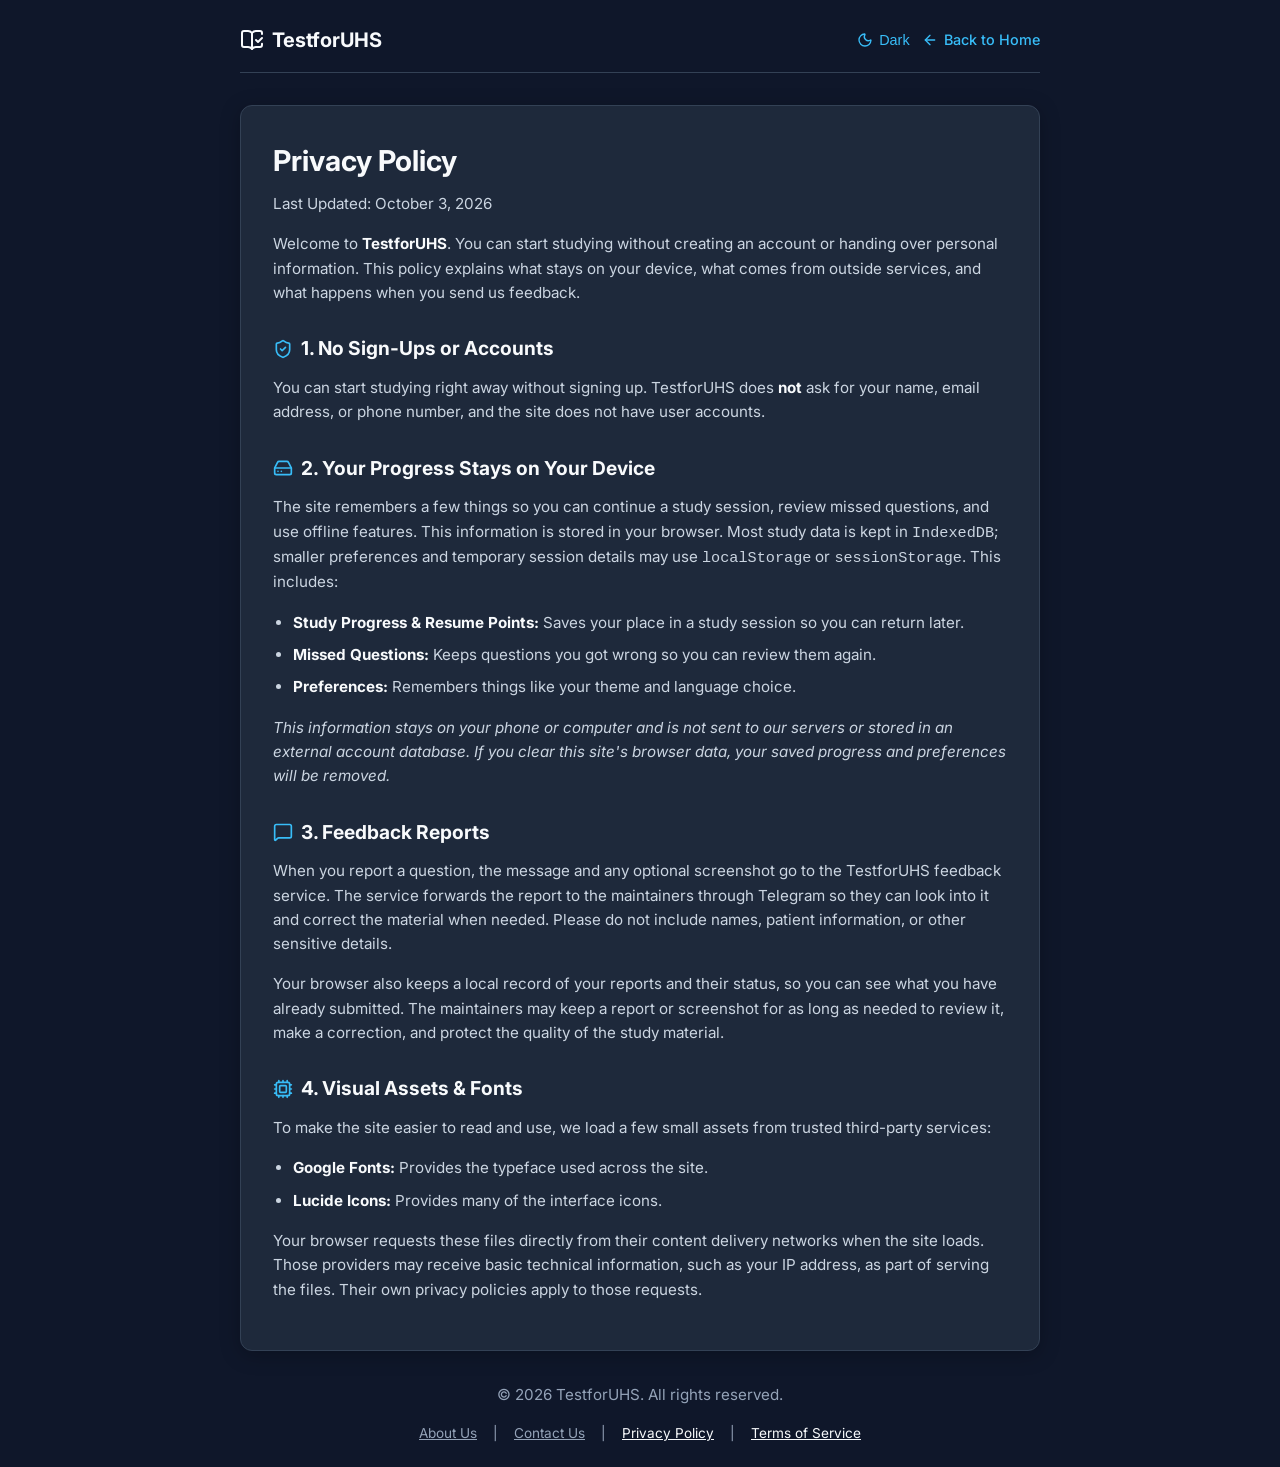
<file: privacy.html>
<!DOCTYPE html>
<html lang="en">

<head>
    <meta charset="UTF-8" />
    <meta name="viewport" content="width=device-width, initial-scale=1.0" />
    <title>Privacy Policy - TestforUHS</title>
    <link rel="icon" type="image/png" sizes="192x192" href="assets/logo.png">
    <link rel="apple-touch-icon" href="assets/logo.png">
    <link rel="preconnect" href="https://fonts.googleapis.com">
    <link rel="preconnect" href="https://fonts.gstatic.com" crossorigin>
    <link href="https://fonts.googleapis.com/css2?family=Inter:wght@400;500;600;700&display=swap" rel="stylesheet">
    <!-- Lucide Icons -->
    <script src="assets/lucide.js"></script>
    <style>
        :root {
            --bg-main: #0f172a;
            --bg-card: #1e293b;
            --border-color: #334155;
            --text-heading: #f8fafc;
            --text-main: #cbd5e1;
            --text-sub: #94a3b8;
            --accent: #38bdf8;
            --accent-hover: #0284c7;
        }

        [data-theme="light"] {
            --bg-main: #cbd5e1;
            --bg-card: #e2e8f0;
            --border-color: #cbd5e1;
            --text-heading: #0f172a;
            --text-main: #0f172a;
            --text-sub: #334155;
            --accent: #0284c7;
            --accent-hover: #0369a1;
        }

        * {
            box-sizing: border-box;
            margin: 0;
            padding: 0;
        }

        body {
            font-family: 'Inter', -apple-system, BlinkMacSystemFont, "Segoe UI", Roboto, sans-serif;
            background-color: var(--bg-main);
            color: var(--text-main);
            line-height: 1.6;
            padding: 1.5rem 1rem;
            min-height: 100vh;
            display: flex;
            flex-direction: column;
            align-items: center;
        }

        .container {
            max-width: 800px;
            width: 100%;
            margin: 0 auto;
        }

        /* Top Bar / Header */
        header {
            display: flex;
            align-items: center;
            justify-content: space-between;
            margin-bottom: 2rem;
            padding-bottom: 1rem;
            border-bottom: 1px solid var(--border-color);
        }

        .brand {
            font-size: 1.25rem;
            font-weight: 700;
            color: var(--text-heading);
            text-decoration: none;
            display: flex;
            align-items: center;
            gap: 0.5rem;
        }

        .back-btn {
            display: inline-flex;
            align-items: center;
            gap: 0.4rem;
            color: var(--accent);
            text-decoration: none;
            font-size: 0.9rem;
            font-weight: 500;
            transition: color 0.2s ease;
        }

        .back-btn:hover {
            color: var(--accent-hover);
        }

        /* Card Box */
        .card {
            background: var(--bg-card);
            border: 1px solid var(--border-color);
            border-radius: 12px;
            padding: 2rem;
            box-shadow: 0 4px 20px rgba(0, 0, 0, 0.25);
        }

        h1 {
            color: var(--text-heading);
            font-size: 1.8rem;
            margin-bottom: 0.5rem;
        }



        h2 {
            color: var(--text-heading);
            font-size: 1.2rem;
            margin-top: 1.75rem;
            margin-bottom: 0.75rem;
            display: flex;
            align-items: center;
            gap: 0.5rem;
        }

        p {
            margin-bottom: 1rem;
            font-size: 0.95rem;
        }

        ul {
            margin-bottom: 1rem;
            padding-left: 1.25rem;
        }

        li {
            margin-bottom: 0.5rem;
            font-size: 0.95rem;
        }

        strong {
            color: var(--text-heading);
        }

        /* Footer */
        footer {
            margin-top: auto;
            padding-top: 2rem;
            text-align: center;
            color: var(--text-sub);
            font-size: 0.85rem;
        }

        @media (max-width: 640px) {
            .card {
                padding: 1.25rem;
            }

            h1 {
                font-size: 1.5rem;
            }
        }
    </style>
</head>

<body>

    <div class="container">
        <header>
            <a href="./" class="brand">
                <i data-lucide="book-open-check"></i>
                <span>TestforUHS</span>
            </a>
            <div style="display: flex; align-items: center; gap: 0.75rem;">
                <button id="theme-toggle-btn" class="back-btn theme-btn" type="button"
                    style="background: none; border: none; cursor: pointer;">
                    <i data-lucide="moon" style="width:16px; height:16px;"></i> Dark
                </button>
                <a href="./" class="back-btn">
                    <i data-lucide="arrow-left" style="width:16px; height:16px;"></i>
                    <span>Back to Home</span>
                </a>
            </div>
        </header>

        <main class="card">
            <h1>Privacy Policy</h1>
            <p class="last-updated">Last Updated: October 3, 2026</p>

            <p>Welcome to <strong>TestforUHS</strong>. You can start studying without creating an account or handing
                over
                personal information. This policy explains what stays on your device, what comes from outside services,
                and what happens when you send us feedback.</p>

            <h2><i data-lucide="shield-check" style="width:20px; height:20px; color:var(--accent);"></i> 1. No Sign-Ups
                or Accounts</h2>
            <p>You can start studying right away without signing up. TestforUHS does <strong>not</strong> ask for your
                name, email address, or phone number, and the site does not have user accounts.
            </p>

            <h2><i data-lucide="hard-drive" style="width:20px; height:20px; color:var(--accent);"></i> 2. Your Progress
                Stays on Your Device</h2>
            <p>The site remembers a few things so you can continue a study session, review missed questions, and use
                offline features. This information is stored in your browser. Most study data is kept in
                <code>IndexedDB</code>; smaller preferences and temporary session details may use
                <code>localStorage</code> or <code>sessionStorage</code>. This includes:
            </p>
            <ul>
                <li><strong>Study Progress & Resume Points:</strong> Saves your place in a study session so you can
                    return later.</li>
                <li><strong>Missed Questions:</strong> Keeps questions you got wrong so you can review them again.</li>
                <li><strong>Preferences:</strong> Remembers things like your theme and language choice.</li>
            </ul>
            <p><em>This information stays on your phone or computer and is not sent to our servers or stored in an
                    external account database. If you clear this site's browser data, your saved progress and
                    preferences will be removed.</em></p>

            <h2><i data-lucide="message-square" style="width:20px; height:20px; color:var(--accent);"></i> 3. Feedback
                Reports</h2>
            <p>When you report a question, the message and any optional screenshot go to the TestforUHS feedback
                service.
                The service forwards the report to the maintainers through Telegram so they can look into it and correct
                the material when needed. Please do not include names, patient information, or other sensitive details.
            </p>
            <p>Your browser also keeps a local record of your reports and their status, so you can see what you have
                already submitted. The maintainers may keep a report or screenshot for as long as needed to review it,
                make a correction, and protect the quality of the study material.</p>

            <h2><i data-lucide="cpu" style="width:20px; height:20px; color:var(--accent);"></i> 4. Visual Assets & Fonts
            </h2>
            <p>To make the site easier to read and use, we load a few small assets from trusted third-party services:
            </p>
            <ul>
                <li><strong>Google Fonts:</strong> Provides the typeface used across the site.</li>
                <li><strong>Lucide Icons:</strong> Provides many of the interface icons.</li>
            </ul>
            <p>Your browser requests these files directly from their content delivery networks when the site loads.
                Those providers may receive basic technical information, such as your IP address, as part of serving
                the files. Their own privacy policies apply to those requests.</p>

        </main>

        <footer>
            <p>&copy; 2026 TestforUHS. All rights reserved.</p>
            <div style="display: flex; justify-content: center; gap: 1rem; flex-wrap: wrap; margin-top: 0.5rem;">
                <a href="about" style="color: var(--text-sub);">About Us</a> |
                <a href="contact" style="color: var(--text-sub);">Contact Us</a> |
                <a href="privacy" style="color: var(--text-heading); text-decoration: underline;">Privacy Policy</a> |
                <a href="terms" style="color: var(--text-heading); text-decoration: underline;">Terms of Service</a>
            </div>
        </footer>
    </div>

    <script src="storage.js"></script>
    <script src="translations.js"></script>
    <script src="shared.js?v=1.2.2"></script>
    <script>
        if (window.lucide) {
            lucide.createIcons();
        }
    </script>
</body>

</html>
</file>
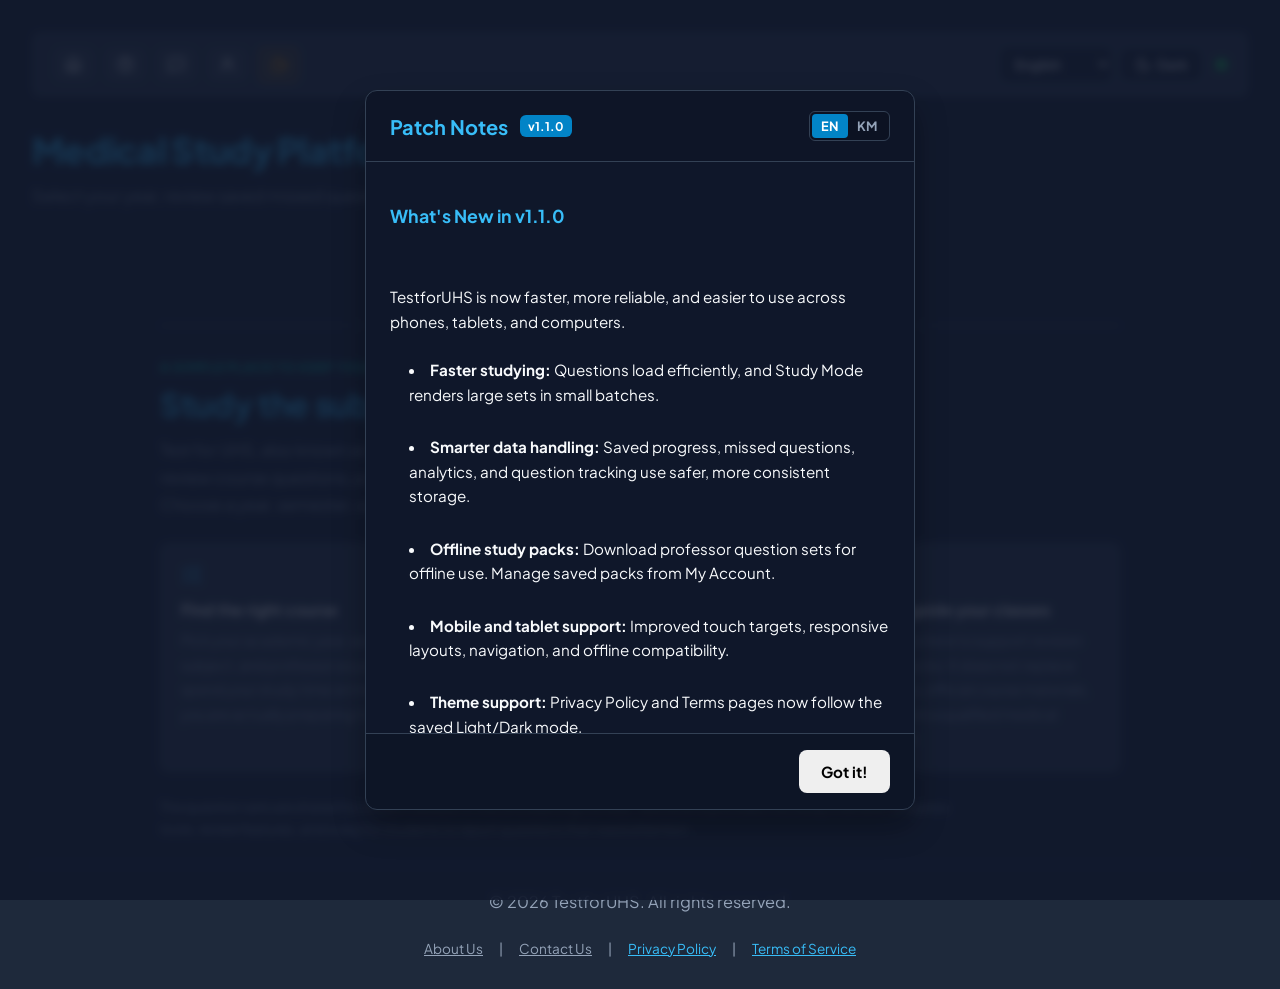
<file: quiz.html>
<!DOCTYPE html>
<html lang="en">

<head>
  <meta charset="UTF-8">
  <meta name="viewport" content="width=device-width, initial-scale=1.0">
  <title>Study Session - TestforUHS</title>
  <meta name="title" content="Study Session - TestforUHS">
  <meta name="description" content="Interactive medical quiz and self-assessment study session on TestforUHS.">

  <!-- Canonical Link (Fixes Google Search Console indexing issues) -->
  <link rel="canonical" href="https://testforuhs.com/quiz">

  <!-- Icons & CSS -->
  <link rel="icon" type="image/png" sizes="192x192" href="assets/logo.png">
  <link rel="apple-touch-icon" href="assets/logo.png">
  <link rel="manifest" href="manifest.webmanifest">
  <link rel="shortcut icon" href="assets/logo.png">
  <script src="design-bootstrap.js"></script>
  <link rel="stylesheet" href="style.css">
  <link rel="stylesheet" href="new-dashboard.css">

  <!-- Lucide Icons CDN -->
  <script src="assets/lucide.js"></script>

</head>

<body class="quiz-body">
  <div class="app-container">

    <!-- Top Navigation Bar -->
    <nav class="main-navbar">
      <button class="dashboard-menu-toggle" type="button" aria-label="Open navigation menu" aria-expanded="false">
        <i data-lucide="menu" style="width: 20px; height: 20px;"></i>
      </button>
      <div class="nav-links">
        <a href="home" class="nav-item nav-leave-guard" data-i18n="nav_home">HOME</a>
        <a href="about" class="nav-item nav-leave-guard" data-i18n="nav_about">ABOUT</a>
        <a href="contact" class="nav-item nav-leave-guard" data-i18n="nav_contact">CONTACT US</a>
        <a href="account" class="nav-item nav-leave-guard" data-i18n="nav_account">MY ACCOUNT</a>
        <button id="nav-donate-btn" class="nav-item nav-leave-guard" data-i18n="nav_donate"
          style="color: #f59e0b; font-weight: 700; background: none; border: none; cursor: pointer; display: flex; align-items: center; gap: 0.35rem;">
          <i data-lucide="coffee" style="width: 18px; height: 18px;"></i> Support Us
        </button>
      </div>
      <div class="nav-controls" style="display: flex; gap: 0.5rem; align-items: center;">
        <select id="language-select" class="lang-select">
          <option value="en">English</option>
          <option value="km">ភាសាខ្មែរ</option>
        </select>
        <button id="theme-toggle-btn" class="theme-btn" style="display: flex; align-items: center; gap: 0.35rem;">
          <i data-lucide="moon" style="width: 16px; height: 16px;"></i> Dark
        </button>
      </div>
    </nav>

    <!-- Quiz & Study Runner Screen -->
    <div id="quiz-screen" class="screen">
      <div class="quiz-header"
        style="display: flex; justify-content: space-between; align-items: center; margin-bottom: 1rem; flex-wrap: wrap; gap: 0.5rem;">
        <button id="quit-session-btn" class="btn back-btn"
          style="display: inline-flex; align-items: center; gap: 0.4rem;">
          <i data-lucide="arrow-left" style="width: 18px; height: 18px;"></i>
          <span data-i18n="btn_back">Back</span>
        </button>
        <div id="session-info" style="font-weight: 700; color: var(--text-heading); font-size: 1.1rem;">Loading...</div>
        <div id="timer-display" class="timer-badge hidden"
          style="font-weight: 700; color: #ef4444; background: var(--bg-subcard); padding: 0.4rem 0.8rem; border-radius: 8px; border: 1px solid var(--border-sub); display: inline-flex; align-items: center; gap: 0.35rem;">
          <i data-lucide="clock" style="width: 16px; height: 16px;"></i>
          <span id="timer-text">60:00</span>
        </div>
      </div>

      <div class="score-card"
        style="padding: 1.5rem; text-align: left; background: var(--bg-inner); border-radius: 8px; border: 1px solid var(--border-sub);">

        <!-- Flex header containing Progress Text and Fullscreen Button -->
        <div style="display: flex; justify-content: space-between; align-items: center; margin-bottom: 0.75rem;">
          <p id="progress-text" style="color: var(--text-sub); font-size: 0.9rem; margin-bottom: 0; font-weight: 600;">
            Question 1 of 60
          </p>
          <button id="fullscreen-btn" class="fullscreen-btn" title="Toggle Fullscreen" aria-label="Toggle Fullscreen"
            style="display: inline-flex; align-items: center; gap: 0.35rem;">
            <i data-lucide="maximize" style="width: 16px; height: 16px;"></i>
            <span data-i18n="btn_fullscreen">Fullscreen</span>
          </button>
        </div>

        <h3 id="question-text"
          style="color: var(--text-main); font-size: 1.15rem; line-height: 1.5; margin-bottom: 1.25rem;">
          Loading question text...
        </h3>

        <!-- Dynamic Question Image Container -->
        <div id="question-image-wrapper" class="hidden" style="text-align: center; margin: 1rem 0;">
          <img id="question-image" src="" alt="Question Diagram" class="question-img" style="cursor: pointer;" />
        </div>

        <div id="options-container" style="display: flex; flex-direction: column; gap: 0.75rem;"></div>

        <div style="margin-top: 1.5rem; text-align: right;">
          <button id="next-btn" class="btn primary-btn hidden"
            style="display: inline-flex; align-items: center; gap: 0.5rem;">
            <span data-i18n="btn_next_question">Next Question</span>
            <i data-lucide="arrow-right" style="width: 18px; height: 18px;"></i>
          </button>
        </div>
      </div>

      <!-- Study Mode Floating Navigation Controls -->
      <div id="study-nav-controls" class="hidden">
        <button id="go-latest-q-btn" class="floating-pill-btn hidden"
          style="display: inline-flex; align-items: center; gap: 0.35rem;">
          <i data-lucide="map-pin" style="width: 16px; height: 16px;"></i>
          <span data-i18n="btn_go_latest">Go to Latest Question</span>
        </button>
        <button id="scroll-top-btn" class="floating-round-btn hidden" title="Scroll to top" aria-label="Scroll to top">
          <i data-lucide="arrow-up" style="width: 18px; height: 18px;"></i>
        </button>
      </div>

      <!-- Site Footer -->
      <footer class="main-footer"
        style="margin-top: 3rem; padding-top: 1.5rem; border-top: 1px solid var(--border-color); text-align: center; font-size: 0.85rem; color: var(--text-sub);">
        <p>© 2026 TestforUHS. All rights reserved. | <a href="#" id="open-privacy-btn"
            style="color: var(--text-heading); text-decoration: underline;" data-i18n="privacy_link">Privacy Policy</a>
        </p>
      </footer>

    </div>

    <!-- Leave Confirmation Guard Modal -->
    <div id="leave-confirm-modal" class="modal-overlay hidden">
      <div class="modal-card">
        <h3 data-i18n="leave_modal_title" style="display: flex; align-items: center; gap: 0.4rem;">
          <i data-lucide="alert-triangle" style="width: 20px; height: 20px; color: #f59e0b;"></i> Leave Session?
        </h3>
        <p id="leave-modal-desc" data-i18n="leave_modal_desc" style="margin-bottom: 1.25rem; color: var(--text-sub);">
          Are you sure you want to leave? Your progress will be saved, don't worry!
        </p>
        <div class="modal-actions">
          <button id="leave-cancel-btn" class="btn secondary-btn" data-i18n="btn_cancel">Cancel</button>
          <button id="leave-confirm-btn" class="btn primary-btn" data-i18n="btn_leave">Leave</button>
        </div>
      </div>
    </div>

    <!-- Click-to-Zoom Image Modal -->
    <div id="image-zoom-modal" class="modal-overlay hidden" style="background: rgba(0,0,0,0.85); cursor: pointer;">
      <div
        style="position: relative; max-width: 90vw; max-height: 90vh; display: flex; justify-content: center; align-items: center;">
        <img id="zoomed-image" src="" alt="Zoomed Diagram"
          style="max-width: 100%; max-height: 90vh; border-radius: 8px; object-fit: contain;">
      </div>
    </div>

    <!-- Loading Spinner Overlay -->
    <div id="loading-overlay" class="modal-overlay hidden">
      <div class="modal-card" style="text-align: center; padding: 2rem;">
        <div class="spinner"></div>
        <p style="margin-top: 1rem; font-weight: 600; color: var(--text-main);" data-i18n="loading_text">Loading
          Questions...</p>
      </div>
    </div>

    <!-- Shared Modals (Donation & Privacy) -->
    <div id="donate-modal" class="modal-overlay hidden" role="presentation">
      <div class="modal-card donate-card-wide" role="dialog" aria-modal="true" aria-labelledby="donate-modal-title"
        aria-describedby="donate-modal-desc">
        <button id="close-donate-btn" class="modal-close-icon" type="button"
          aria-label="Close support dialog">&times;</button>
        <div class="donate-header">
          <div class="donate-icon" aria-hidden="true"><i data-lucide="heart-handshake"></i></div>
          <div>
            <h2 id="donate-modal-title" data-i18n="donate_modal_title">Support testforuhs.com</h2>
            <p id="donate-modal-desc" data-i18n="donate_modal_desc">Your donations help keep the platform free, maintain
              servers, and add new study features!</p>
          </div>
        </div>
        <div class="donate-grid">
          <div class="donate-info">
            <p class="donate-tagline" data-i18n="donate_tagline">
              Every little bit is greatly appreciated! Thank you for your support
              <i data-lucide="smile" aria-hidden="true"></i>
            </p>
            <h3 class="donate-cta" data-i18n="donate_cta">You may donate through our KHQR here.</h3>
          </div>
          <div class="donate-qr-wrapper"><img src="assets/khqr.png" alt="KHQR donation code" class="khqr-card-img">
          </div>
        </div>
        <div class="donate-footer">
          <button id="bottom-close-donate-btn" class="btn secondary-btn donate-close-btn" type="button"
            data-i18n="btn_close">Close</button>
        </div>
      </div>
    </div>

    <div id="privacy-modal" class="modal-overlay hidden">
      <div class="modal-card"
        style="max-width: 600px; text-align: left; max-height: 80vh; overflow-y: auto; position: relative; padding: 2.5rem 1.5rem 1.5rem 1.5rem;">
        <button id="close-privacy-btn" class="modal-close-icon" aria-label="Close modal">&times;</button>
        <h3 style="margin-bottom: 1rem; color: var(--text-main);" data-i18n="about_privacy_title">Privacy Policy</h3>
        <div
          style="font-size: 0.85rem; line-height: 1.6; color: var(--text-sub); display: flex; flex-direction: column; gap: 0.75rem;">
          <p>At <strong>TestforUHS</strong>, visitor privacy is a top priority. This Privacy Policy details the types of
            information we collect and how it is used.</p>

          <h4 style="color: var(--text-main); margin-top: 0.5rem;">1. Local Storage</h4>
          <p>TestforUHS uses your browser's <code>localStorage</code> exclusively to save quiz progress, missed question
            logs, language settings, and theme preferences directly on your device. This data is never transmitted to
            external servers.</p>
        </div>
        <div style="margin-top: 1.5rem; text-align: center;">
          <button id="bottom-close-privacy-btn" class="btn secondary-btn" style="width: 100%; max-width: 200px;"
            data-i18n="btn_close">Close</button>
        </div>
      </div>
    </div>

    <!-- Script Sequence -->
    <script src="storage.js"></script>
    <script src="translations.js"></script>
    <script src="shared.js?v=1.2.2"></script>
    <script src="quiz.js"></script>
    <script>
      if (window.lucide) {
        lucide.createIcons();
      }
    </script>
  </div>
</body>

</html>
</file>
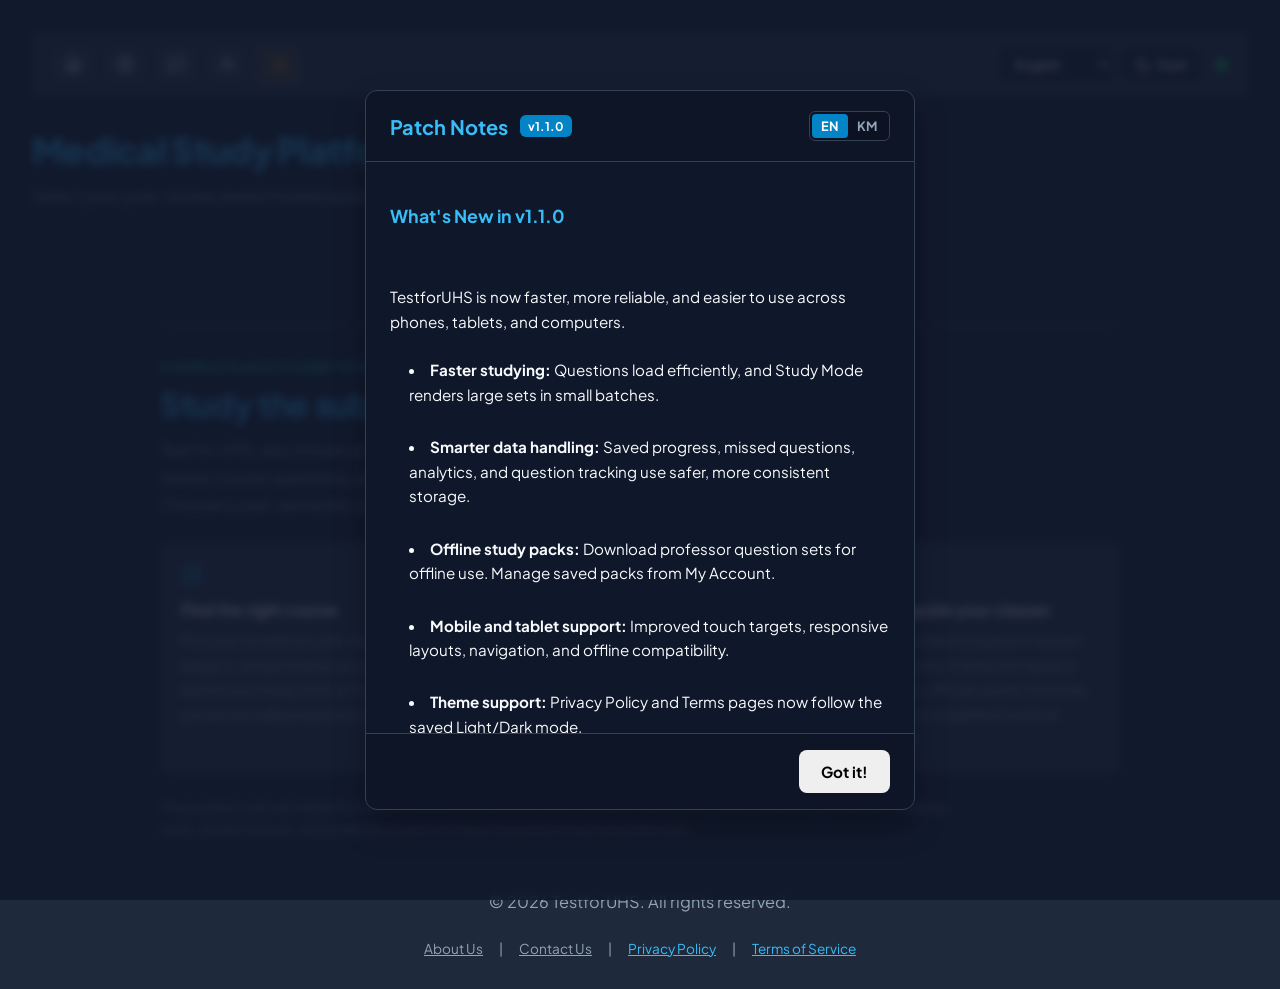
<file: result.html>
<!DOCTYPE html>
<html lang="en">

<head>
  <meta charset="UTF-8">
  <meta name="viewport" content="width=device-width, initial-scale=1.0">
  <title>Session Results - TestforUHS</title>
  <meta name="title" content="Session Results - TestforUHS">
  <meta name="description"
    content="View your quiz performance, review correct/incorrect answers, and export flashcards to Anki.">

  <!-- Canonical Link -->
  <link rel="canonical" href="https://testforuhs.com/result">

  <!-- Icons & CSS -->
  <link rel="icon" type="image/png" sizes="192x192" href="assets/logo.png">
  <link rel="apple-touch-icon" href="assets/logo.png">
  <link rel="manifest" href="manifest.webmanifest">
  <link rel="shortcut icon" href="assets/logo.png">
  <script src="design-bootstrap.js"></script>
  <link rel="stylesheet" href="style.css">
  <link rel="stylesheet" href="new-dashboard.css">

  <!-- Lucide Icons CDN -->
  <script src="assets/lucide.js"></script>

</head>

<body>
  <div class="app-container">

    <!-- Top Navigation Bar -->
    <nav class="main-navbar">
      <button class="dashboard-menu-toggle" type="button" aria-label="Open navigation menu" aria-expanded="false">
        <i data-lucide="menu" style="width: 20px; height: 20px;"></i>
      </button>
      <div class="nav-links">
        <a href="home" class="nav-item" data-i18n="nav_home">HOME</a>
        <a href="about" class="nav-item" data-i18n="nav_about">ABOUT</a>
        <a href="contact" class="nav-item" data-i18n="nav_contact">CONTACT US</a>
        <a href="account" class="nav-item" data-i18n="nav_account">MY ACCOUNT</a>
        <button id="nav-donate-btn" class="nav-item" data-i18n="nav_donate"
          style="color: #f59e0b; font-weight: 700; background: none; border: none; cursor: pointer; display: flex; align-items: center; gap: 0.35rem;">
          <i data-lucide="coffee" style="width: 18px; height: 18px;"></i> Support Us
        </button>
      </div>
      <div class="nav-controls" style="display: flex; gap: 0.5rem; align-items: center;">
        <select id="language-select" class="lang-select">
          <option value="en">English</option>
          <option value="km">ភាសាខ្មែរ</option>
        </select>
        <button id="theme-toggle-btn" class="theme-btn" style="display: flex; align-items: center; gap: 0.35rem;">
          <i data-lucide="moon" style="width: 16px; height: 16px;"></i> Dark
        </button>
      </div>
    </nav>

    <!-- Results Screen Content -->
    <div id="result-screen" class="screen">
      <h2 data-i18n="result_session_complete">Session Complete!</h2>

      <!-- Morale Boost Banner for <50% scores -->
      <div id="morale-boost-banner" class="hidden"></div>

      <!-- Score Summary Card -->
      <div class="score-card">
        <h2 data-i18n="result_title">Quiz Results</h2>

        <!-- SVG Animated Two-Phase Pie Chart Container -->
        <div class="pie-chart-container">
          <svg class="pie-chart-svg" viewBox="0 0 100 100">
            <!-- Neutral background ring -->
            <circle class="pie-ring bg-ring" cx="50" cy="50" r="40" />
            <!-- Green correct answers ring -->
            <circle id="correct-arc" class="pie-ring correct-ring" cx="50" cy="50" r="40" stroke-dasharray="251.327"
              stroke-dashoffset="251.327" />
            <!-- Red incorrect answers ring -->
            <circle id="incorrect-arc" class="pie-ring incorrect-ring" cx="50" cy="50" r="40" stroke-dasharray="251.327"
              stroke-dashoffset="251.327" />
          </svg>
          <div class="pie-center-text">
            <span id="center-percent">0%</span>
            <span class="center-label" data-i18n="label_accuracy">Accuracy</span>
          </div>
        </div>

        <!-- Synchronized Stats Counter Grid -->
        <div class="stats-summary-grid">
          <div class="stat-card correct-card">
            <span class="stat-label" data-i18n="label_correct">Correct</span>
            <span id="correct-count-display" class="stat-value">0</span>
            <span id="correct-percent-display" class="stat-sub">0%</span>
          </div>
          <div class="stat-card incorrect-card">
            <span class="stat-label" data-i18n="label_incorrect">Incorrect</span>
            <span id="incorrect-count-display" class="stat-value">0</span>
            <span id="incorrect-percent-display" class="stat-sub">0%</span>
          </div>
        </div>
      </div>

      <!-- Review Filter & Instant Layout Toggle Controls -->
      <div id="review-filter-container"
        style="display: flex; gap: 0.5rem; justify-content: space-between; align-items: center; flex-wrap: wrap; margin: 1.5rem 0 1rem 0;">
        <div style="display: flex; gap: 0.5rem; flex-wrap: wrap;">
          <button id="filter-wrong-btn" class="btn primary-btn"
            style="font-size: 0.85rem; padding: 6px 16px; display: inline-flex; align-items: center; gap: 0.4rem;">
            <i data-lucide="x-circle" style="width: 16px; height: 16px;"></i>
            <span data-i18n="filter_wrong">Wrong Only</span>
          </button>
          <button id="filter-all-btn" class="btn secondary-btn"
            style="font-size: 0.85rem; padding: 6px 16px; display: inline-flex; align-items: center; gap: 0.4rem;">
            <i data-lucide="list" style="width: 16px; height: 16px;"></i>
            <span data-i18n="filter_all">All Questions</span>
          </button>
        </div>
        <button id="toggle-style-btn" class="btn secondary-btn"
          style="font-size: 0.85rem; padding: 6px 16px; display: inline-flex; align-items: center; gap: 0.4rem;">
          <i data-lucide="settings" style="width: 16px; height: 16px;"></i>
          <span id="toggle-style-label" data-i18n="option_style_compact">Compact View</span>
        </button>
      </div>

      <!-- Question Review List -->
      <div id="review-container" class="review-list" style="display: flex; flex-direction: column; gap: 1rem;"></div>

      <!-- Action Buttons -->
      <div class="result-actions"
        style="display: flex; gap: 1rem; justify-content: center; flex-wrap: wrap; margin-top: 1.5rem;">
        <button id="retry-missed-btn" class="btn warning-btn hidden"
          style="display: inline-flex; align-items: center; gap: 0.4rem;">
          <i data-lucide="target" style="width: 16px; height: 16px;"></i>
          <span data-i18n="btn_retry_missed">Retry Missed Questions</span> (<span id="missed-count">0</span>)
        </button>
        <button id="restart-btn" class="btn primary-btn"
          style="display: inline-flex; align-items: center; gap: 0.4rem;">
          <i data-lucide="home" style="width: 16px; height: 16px;"></i>
          <span data-i18n="btn_return_home">Return Home</span>
        </button>
      </div>
    </div>

    <!-- Site Footer -->
    <footer class="main-footer"
      style="margin-top: 1.5rem; padding-top: 1.5rem; border-top: 1px solid var(--border-color); text-align: center; font-size: 0.85rem; color: var(--text-sub);">
      <p>© 2026 TestforUHS. All rights reserved.</p>
      <div style="display: flex; justify-content: center; gap: 1rem; flex-wrap: wrap; margin-top: 0.5rem;">
        <a href="about" style="color: var(--text-sub);">About Us</a> |
        <a href="contact" style="color: var(--text-sub);">Contact Us</a> |
        <a href="privacy" id="open-privacy-btn" style="color: var(--text-heading); text-decoration: underline;">Privacy
          Policy</a> |
        <a href="terms" style="color: var(--text-heading); text-decoration: underline;">Terms of Service</a>
      </div>
    </footer>

  </div>

  <!-- Shared Modals -->
  <div id="donate-modal" class="modal-overlay hidden" role="presentation">
    <div class="modal-card donate-card-wide" role="dialog" aria-modal="true" aria-labelledby="donate-modal-title"
      aria-describedby="donate-modal-desc">
      <button id="close-donate-btn" class="modal-close-icon" type="button"
        aria-label="Close support dialog">&times;</button>
      <div class="donate-header">
        <div class="donate-icon" aria-hidden="true"><i data-lucide="heart-handshake"></i></div>
        <div>
          <h2 id="donate-modal-title" data-i18n="donate_modal_title">Support testforuhs.com</h2>
          <p id="donate-modal-desc" data-i18n="donate_modal_desc">Your donations help keep the platform free, maintain
            servers, and add new study features!</p>
        </div>
      </div>
      <div class="donate-grid">
        <div class="donate-info">
          <p class="donate-tagline" data-i18n="donate_tagline">
            Every little bit is greatly appreciated! Thank you for your support
            <i data-lucide="smile" aria-hidden="true"></i>
          </p>
          <h3 class="donate-cta" data-i18n="donate_cta">You may donate through our KHQR here.</h3>
        </div>
        <div class="donate-qr-wrapper"><img src="assets/khqr.png" alt="KHQR donation code" class="khqr-card-img"></div>
      </div>
      <div class="donate-footer">
        <button id="bottom-close-donate-btn" class="btn secondary-btn donate-close-btn" type="button"
          data-i18n="btn_close">Close</button>
      </div>
    </div>
  </div>



  <!-- Click-to-Zoom Image Modal -->
  <div id="image-zoom-modal" class="modal-overlay hidden" style="background: rgba(0,0,0,0.85); cursor: pointer;">
    <div
      style="position: relative; max-width: 90vw; max-height: 90vh; display: flex; justify-content: center; align-items: center;">
      <img id="zoomed-image" src="" alt="Zoomed Diagram"
        style="max-width: 100%; max-height: 90vh; border-radius: 8px; object-fit: contain;">
    </div>
  </div>

  <script src="storage.js"></script>
  <script src="translations.js"></script>
  <script src="shared.js?v=1.2.2"></script>
  <script src="result.js"></script>
  <script>
    if (window.lucide) {
      lucide.createIcons();
    }
  </script>
</body>

</html>
</file>
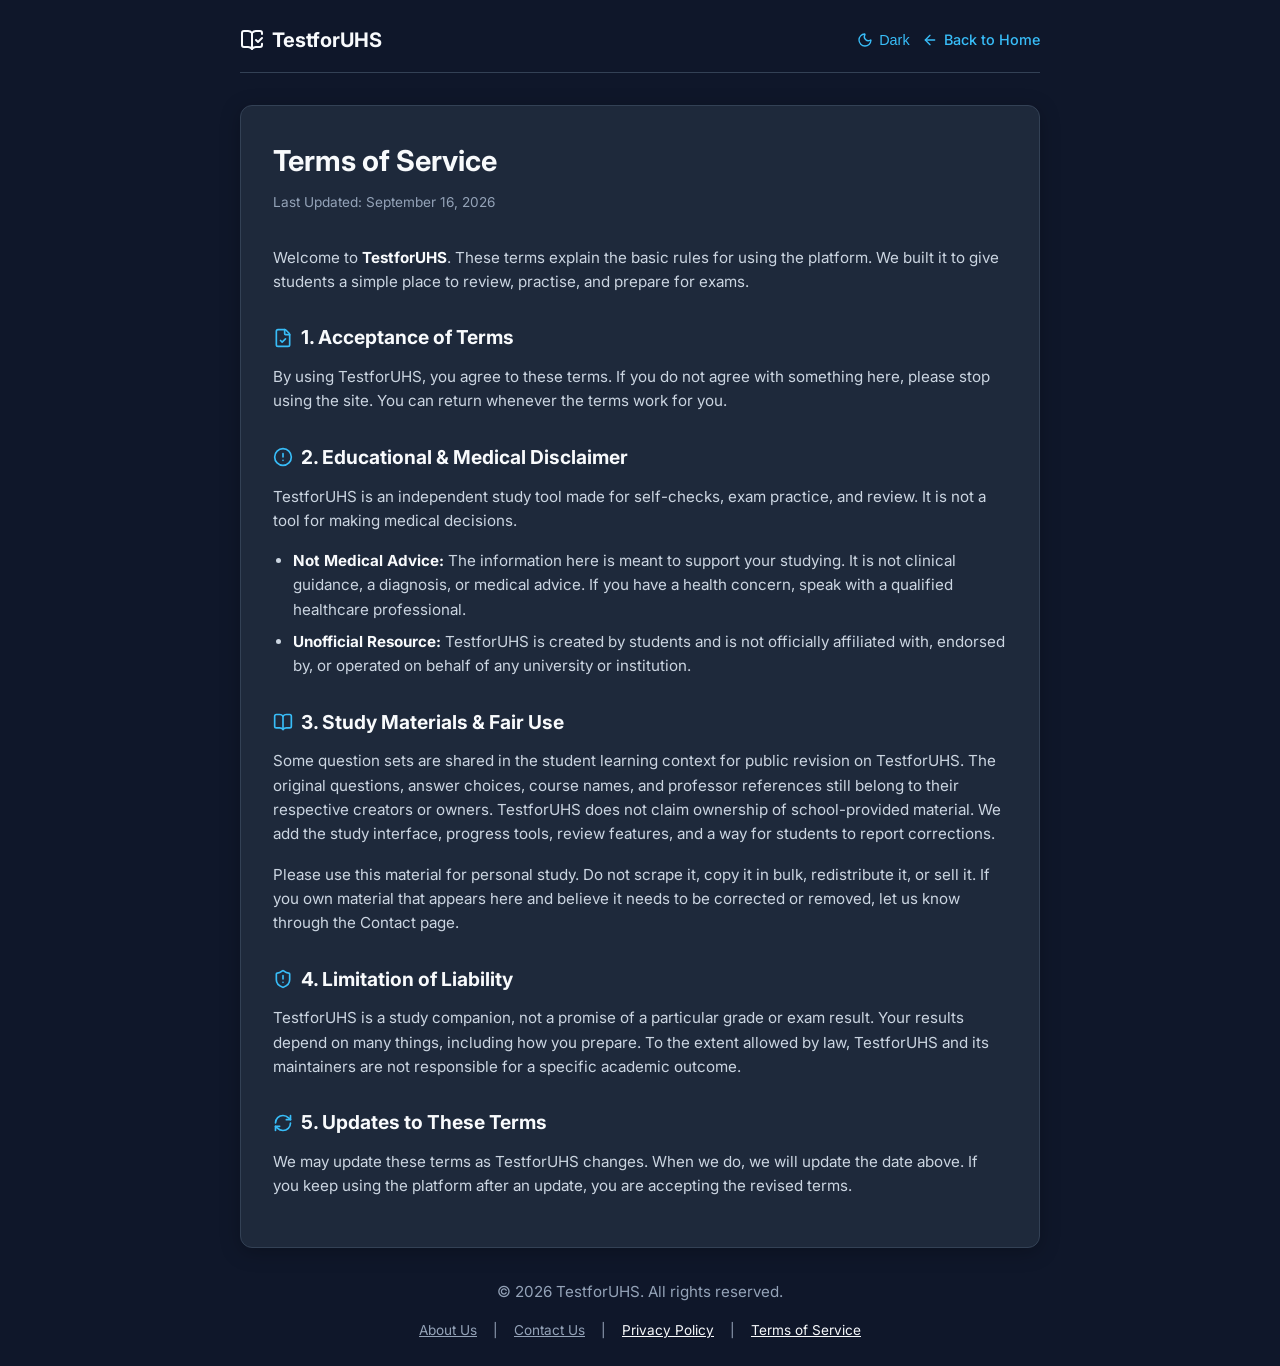
<file: terms.html>
<!DOCTYPE html>
<html lang="en">

<head>
    <meta charset="UTF-8" />
    <meta name="viewport" content="width=device-width, initial-scale=1.0" />
    <title>Terms of Service - TestforUHS</title>
    <link rel="icon" type="image/png" sizes="192x192" href="assets/logo.png">
    <link rel="apple-touch-icon" href="assets/logo.png">
    <link rel="preconnect" href="https://fonts.googleapis.com">
    <link rel="preconnect" href="https://fonts.gstatic.com" crossorigin>
    <link href="https://fonts.googleapis.com/css2?family=Inter:wght@400;500;600;700&display=swap" rel="stylesheet">
    <!-- Lucide Icons -->
    <script src="assets/lucide.js"></script>
    <style>
        :root {
            --bg-main: #0f172a;
            --bg-card: #1e293b;
            --border-color: #334155;
            --text-heading: #f8fafc;
            --text-main: #cbd5e1;
            --text-sub: #94a3b8;
            --accent: #38bdf8;
            --accent-hover: #0284c7;
        }

        [data-theme="light"] {
            --bg-main: #cbd5e1;
            --bg-card: #e2e8f0;
            --border-color: #cbd5e1;
            --text-heading: #0f172a;
            --text-main: #0f172a;
            --text-sub: #334155;
            --accent: #0284c7;
            --accent-hover: #0369a1;
        }

        * {
            box-sizing: border-box;
            margin: 0;
            padding: 0;
        }

        body {
            font-family: 'Inter', -apple-system, BlinkMacSystemFont, "Segoe UI", Roboto, sans-serif;
            background-color: var(--bg-main);
            color: var(--text-main);
            line-height: 1.6;
            padding: 1.5rem 1rem;
            min-height: 100vh;
            display: flex;
            flex-direction: column;
            align-items: center;
        }

        .container {
            max-width: 800px;
            width: 100%;
            margin: 0 auto;
        }

        /* Top Bar / Header */
        header {
            display: flex;
            align-items: center;
            justify-content: space-between;
            margin-bottom: 2rem;
            padding-bottom: 1rem;
            border-bottom: 1px solid var(--border-color);
        }

        .brand {
            font-size: 1.25rem;
            font-weight: 700;
            color: var(--text-heading);
            text-decoration: none;
            display: flex;
            align-items: center;
            gap: 0.5rem;
        }

        .back-btn {
            display: inline-flex;
            align-items: center;
            gap: 0.4rem;
            color: var(--accent);
            text-decoration: none;
            font-size: 0.9rem;
            font-weight: 500;
            transition: color 0.2s ease;
        }

        .back-btn:hover {
            color: var(--accent-hover);
        }

        /* Card Box */
        .card {
            background: var(--bg-card);
            border: 1px solid var(--border-color);
            border-radius: 12px;
            padding: 2rem;
            box-shadow: 0 4px 20px rgba(0, 0, 0, 0.25);
        }

        h1 {
            color: var(--text-heading);
            font-size: 1.8rem;
            margin-bottom: 0.5rem;
        }

        .last-updated {
            color: var(--text-sub);
            font-size: 0.85rem;
            margin-bottom: 2rem;
        }

        h2 {
            color: var(--text-heading);
            font-size: 1.2rem;
            margin-top: 1.75rem;
            margin-bottom: 0.75rem;
            display: flex;
            align-items: center;
            gap: 0.5rem;
        }

        p {
            margin-bottom: 1rem;
            font-size: 0.95rem;
        }

        ul {
            margin-bottom: 1rem;
            padding-left: 1.25rem;
        }

        li {
            margin-bottom: 0.5rem;
            font-size: 0.95rem;
        }

        strong {
            color: var(--text-heading);
        }

        /* Footer */
        footer {
            margin-top: auto;
            padding-top: 2rem;
            text-align: center;
            color: var(--text-sub);
            font-size: 0.85rem;
        }

        @media (max-width: 640px) {
            .card {
                padding: 1.25rem;
            }

            h1 {
                font-size: 1.5rem;
            }
        }
    </style>
</head>

<body>

    <div class="container">
        <header>
            <a href="./" class="brand">
                <i data-lucide="book-open-check"></i>
                <span>TestforUHS</span>
            </a>
            <div style="display: flex; align-items: center; gap: 0.75rem;">
                <button id="theme-toggle-btn" class="back-btn theme-btn" type="button"
                    style="background: none; border: none; cursor: pointer;">
                    <i data-lucide="moon" style="width:16px; height:16px;"></i> Dark
                </button>
                <a href="./" class="back-btn">
                    <i data-lucide="arrow-left" style="width:16px; height:16px;"></i>
                    <span>Back to Home</span>
                </a>
            </div>
        </header>

        <main class="card">
            <h1>Terms of Service</h1>
            <p class="last-updated">Last Updated: September 16, 2026</p>

            <p>Welcome to <strong>TestforUHS</strong>. These terms explain the basic rules for using the platform. We
                built it to give students a simple place to review, practise, and prepare for exams.</p>

            <h2><i data-lucide="file-check" style="width:20px; height:20px; color:var(--accent);"></i> 1. Acceptance of
                Terms</h2>
            <p>By using TestforUHS, you agree to these terms. If you do not agree with something here, please stop using
                the site. You can return whenever the terms work for you.</p>

            <h2><i data-lucide="alert-circle" style="width:20px; height:20px; color:var(--accent);"></i> 2. Educational
                & Medical Disclaimer</h2>
            <p>TestforUHS is an independent study tool made for self-checks, exam practice, and review. It is not a tool
                for making medical decisions.</p>
            <ul>
                <li><strong>Not Medical Advice:</strong> The information here is meant to support your studying. It is
                    not clinical guidance, a diagnosis, or medical advice. If you have a health concern, speak with a
                    qualified healthcare professional.</li>
                <li><strong>Unofficial Resource:</strong> TestforUHS is created by students and is not officially
                    affiliated with, endorsed by, or operated on behalf of any university or institution.</li>
            </ul>

            <h2><i data-lucide="book-open" style="width:20px; height:20px; color:var(--accent);"></i> 3. Study Materials
                & Fair Use</h2>
            <p>Some question sets are shared in the student learning context for public revision on TestforUHS. The
                original questions, answer choices, course names, and professor references still belong to their
                respective creators or owners. TestforUHS does not claim ownership of school-provided material. We add
                the study interface, progress tools, review features, and a way for students to report corrections.
            </p>
            <p>Please use this material for personal study. Do not scrape it, copy it in bulk, redistribute it, or sell
                it.
                If you own material that appears here and believe it needs to be corrected or removed, let us know
                through
                the Contact page.</p>

            <h2><i data-lucide="shield-alert" style="width:20px; height:20px; color:var(--accent);"></i> 4. Limitation
                of Liability</h2>
            <p>TestforUHS is a study companion, not a promise of a particular grade or exam result. Your results depend
                on many things, including how you prepare. To the extent allowed by law, TestforUHS and its maintainers
                are not responsible for a specific academic outcome.</p>

            <h2><i data-lucide="refresh-cw" style="width:20px; height:20px; color:var(--accent);"></i> 5. Updates to
                These Terms</h2>
            <p>We may update these terms as TestforUHS changes. When we do, we will update the date above. If you keep
                using the platform after an update, you are accepting the revised terms.</p>
        </main>

        <footer>
            <p>&copy; 2026 TestforUHS. All rights reserved.</p>
            <div style="display: flex; justify-content: center; gap: 1rem; flex-wrap: wrap; margin-top: 0.5rem;">
                <a href="about" style="color: var(--text-sub);">About Us</a> |
                <a href="contact" style="color: var(--text-sub);">Contact Us</a> |
                <a href="privacy" style="color: var(--text-heading); text-decoration: underline;">Privacy Policy</a> |
                <a href="terms" style="color: var(--text-heading); text-decoration: underline;">Terms of Service</a>
            </div>
        </footer>
    </div>

    <script src="storage.js"></script>
    <script src="translations.js"></script>
    <script src="shared.js?v=1.2.2"></script>
    <script>
        if (window.lucide) {
            lucide.createIcons();
        }
    </script>
</body>

</html>
</file>
<file: style.css>
@import url('https://fonts.googleapis.com/css2?family=Plus+Jakarta+Sans:ital,wght@0,400..800;1,400..800&display=swap');

/* ==========================================================================
   THEME VARIABLES
   ========================================================================== */

:root {
    /* Surface */
    --bg-body: #0f172a;
    --bg-card: #1e293b;
    --bg-subcard: #334155;
    --bg-inner: #0f172a;

    /* Text */
    --text-main: #f8fafc;
    --text-sub: #94a3b8;
    --text-heading: #38bdf8;

    /* Borders */
    --border-color: #334155;
    --border-sub: #475569;

    /* Status */
    --badge-warning: #f59e0b;
    --success: #10b981;
    --danger: #ef4444;

    /* Accents */
    --major-accent: #14b8a6;
    --year-accent: #38bdf8;
    --semester-accent: #818cf8;
    --subject-accent: #f59e0b;
    --prof-accent: #38bdf8;

    /* Accent backgrounds */
    --success-bg: rgba(16, 185, 129, 0.12);
    --danger-bg: rgba(239, 68, 68, 0.12);
    --warning-bg: rgba(245, 158, 11, 0.12);
    --info-bg: rgba(56, 189, 248, 0.12);

    /* Layout */
    --radius-sm: 6px;
    --radius-md: 8px;
    --radius-lg: 10px;
    --radius-xl: 12px;

    --shadow-sm: 0 2px 8px rgba(0, 0, 0, 0.18);
    --shadow-md: 0 8px 20px rgba(0, 0, 0, 0.24);
    --shadow-lg: 0 16px 32px rgba(0, 0, 0, 0.32);

    --transition-fast: 0.15s ease;
    --transition-normal: 0.2s ease;
}

.offline-setting-row {
    display: flex;
    align-items: center;
    justify-content: space-between;
    gap: 1rem;
}

.offline-setting-control {
    display: inline-flex;
    align-items: center;
    gap: 0.65rem;
    flex-shrink: 0;
}

.setting-status {
    min-width: 2.5rem;
    color: var(--danger);
    font-size: 0.78rem;
    font-weight: 800;
    text-align: right;
    text-transform: uppercase;
}

.setting-status.is-enabled {
    color: var(--success);
}

[data-theme="light"] {
    --bg-body: #cbd5e1;
    --bg-card: #e2e8f0;
    --bg-subcard: #f1f5f9;
    --bg-inner: #f8fafc;

    --text-main: #0f172a;
    --text-sub: #334155;
    --text-heading: #0284c7;

    --border-color: #cbd5e1;
    --border-sub: #e2e8f0;

    --badge-warning: #d97706;

    --major-accent: #0d9488;
    --year-accent: #0284c7;
    --semester-accent: #4f46e5;
    --subject-accent: #d97706;
    --prof-accent: #0284c7;

    --success-bg: rgba(16, 185, 129, 0.10);
    --danger-bg: rgba(239, 68, 68, 0.10);
    --warning-bg: rgba(245, 158, 11, 0.10);
    --info-bg: rgba(2, 132, 199, 0.10);

    --shadow-sm: 0 2px 8px rgba(15, 23, 42, 0.08);
    --shadow-md: 0 8px 20px rgba(15, 23, 42, 0.10);
    --shadow-lg: 0 16px 32px rgba(15, 23, 42, 0.14);
}


/* ==========================================================================
   RESET & CORE LAYOUT
   ========================================================================== */

* {
    box-sizing: border-box;
    margin: 0;
    padding: 0;
    font-family: 'Plus Jakarta Sans', system-ui, -apple-system, BlinkMacSystemFont, "Segoe UI", Roboto, sans-serif;
}

html {
    min-height: 100%;
    scroll-behavior: smooth;
    overflow-y: scroll;
}

body {
    min-height: 100vh;
    margin: 0;
    padding: 0;
    background-color: var(--bg-body);
    color: var(--text-main);
    transition: background-color var(--transition-normal), color var(--transition-normal);
    -webkit-font-smoothing: antialiased;
    -moz-osx-font-smoothing: grayscale;
}

/* Lucide Icon Alignment Utility */
svg.lucide,
[data-lucide] {
    display: inline-block;
    vertical-align: middle;
    flex-shrink: 0;
    stroke-width: 2.2px;
}

/* Custom Scrollbars */
::-webkit-scrollbar {
    width: 8px;
    height: 8px;
}

::-webkit-scrollbar-track {
    background: var(--bg-inner);
}

::-webkit-scrollbar-thumb {
    background: var(--border-sub);
    border-radius: 4px;
}

::-webkit-scrollbar-thumb:hover {
    background: var(--text-sub);
}

.app-container {
    position: relative;
    display: grid;
    grid-template-columns: minmax(0, 1fr);
    grid-template-rows: auto 1fr;
    width: 100%;
    max-width: 100%;
    min-height: 100vh;
    padding: 2rem;
    background-color: var(--bg-card);
    overflow-x: hidden;
    transition: background-color var(--transition-normal), border-color var(--transition-normal);
}

.main-navbar {
    grid-column: 1;
    grid-row: 1;
    min-width: 0;
}

#landing-screen,
#major-screen,
#year-screen,
#semester-screen,
#subject-screen,
#professor-screen,
#contact-screen,
#about-screen,
#account-screen {
    grid-column: 1;
    grid-row: 2;
    width: 100%;
    backface-visibility: hidden;
    will-change: transform, opacity;
}

.home-content-section {
    max-width: 960px;
    margin: 3rem auto 0;
    padding: 2rem 0 0;
    border-top: 1px solid var(--border-sub);
    text-align: left;
}

.home-content-intro {
    max-width: 700px;
    margin-bottom: 1.5rem;
}

.home-content-kicker {
    margin-bottom: 0.45rem;
    color: var(--major-accent);
    font-size: 0.78rem;
    font-weight: 800;
    letter-spacing: 0.08em;
    text-transform: uppercase;
}

.home-content-intro h2 {
    margin-bottom: 0.75rem;
    color: var(--text-heading);
    font-size: clamp(1.35rem, 3vw, 2rem);
    line-height: 1.2;
}

.home-content-intro p:not(.home-content-kicker),
.home-content-card p,
.home-content-source {
    color: var(--text-sub);
    line-height: 1.7;
}

.home-content-grid {
    display: grid;
    grid-template-columns: repeat(3, minmax(0, 1fr));
    gap: 1rem;
}

.home-content-card {
    padding: 1.25rem;
    border: 1px solid var(--border-sub);
    border-radius: var(--radius-md);
    background: var(--bg-subcard);
}

.home-content-card>svg {
    width: 1.35rem;
    height: 1.35rem;
    margin-bottom: 0.85rem;
    color: var(--year-accent);
}

.home-content-card h3 {
    margin-bottom: 0.5rem;
    color: var(--text-main);
    font-size: 1rem;
}

.home-content-card p {
    margin-bottom: 0;
    font-size: 0.9rem;
}

.home-content-source {
    max-width: 800px;
    margin: 1.5rem 0 0;
    font-size: 0.82rem;
}

@media (max-width: 720px) {
    .home-content-grid {
        grid-template-columns: 1fr;
    }
}

.hidden {
    display: none !important;
}

.offline-status-indicator {
    display: inline-flex;
    align-items: center;
    justify-content: center;
    width: 0.7rem;
    height: 0.7rem;
    margin-left: 0.35rem;
    border-radius: 50%;
    background: #64748b;
    box-shadow: 0 0 0 2px rgba(100, 116, 139, 0.18);
    transition: background-color var(--transition-fast), box-shadow var(--transition-fast);
    flex-shrink: 0;
}

.offline-status-indicator.is-online {
    background: #22c55e;
    box-shadow: 0 0 0 2px rgba(34, 197, 94, 0.2);
}

.offline-status-indicator.is-offline {
    background: #64748b;
    box-shadow: 0 0 0 2px rgba(100, 116, 139, 0.18);
}

#app-toast-container {
    position: fixed;
    right: 1rem;
    bottom: 1rem;
    z-index: 2000;
    display: flex;
    flex-direction: column;
    gap: 0.75rem;
    pointer-events: none;
}

.app-toast {
    max-width: min(24rem, calc(100vw - 2rem));
    padding: 0.8rem 1rem;
    border-radius: var(--radius-md);
    border: 1px solid transparent;
    box-shadow: var(--shadow-md);
    color: var(--text-main);
    font-size: 0.92rem;
    font-weight: 600;
    line-height: 1.4;
    background: rgba(15, 23, 42, 0.92);
    opacity: 0;
    transform: translateY(10px);
    transition: opacity 0.2s ease, transform 0.2s ease;
    pointer-events: auto;
}

.app-toast.show {
    opacity: 1;
    transform: translateY(0);
}

.toast-success {
    border-color: rgba(16, 185, 129, 0.7);
    background: rgba(16, 185, 129, 0.16);
}

.toast-error {
    border-color: rgba(239, 68, 68, 0.7);
    background: rgba(239, 68, 68, 0.16);
}

.toast-warning {
    border-color: rgba(245, 158, 11, 0.7);
    background: rgba(245, 158, 11, 0.16);
}

.toast-info {
    border-color: rgba(56, 189, 248, 0.7);
    background: rgba(56, 189, 248, 0.16);
}


/* ==========================================================================
   NAVIGATION
   ========================================================================== */

.main-navbar {
    display: flex;
    align-items: center;
    justify-content: space-between;
    gap: 1rem;
    padding: 0.85rem 1.25rem;
    margin-bottom: 2rem;
    background-color: var(--bg-subcard);
    border: 1px solid var(--border-sub);
    border-radius: var(--radius-md);
    box-shadow: var(--shadow-sm);
}

.nav-links {
    display: flex;
    align-items: center;
    flex-wrap: wrap;
    gap: 0.6rem;
}

/* Outlined Pill Style for All Screen Sizes */
.nav-item {
    display: inline-flex;
    align-items: center;
    justify-content: center;
    gap: 0.35rem;
    padding: 0.5rem 0.85rem;
    background-color: rgba(255, 255, 255, 0.05);
    border: 1px solid var(--border-color);
    border-radius: var(--radius-md);
    color: var(--text-main);
    font-size: 0.8rem;
    font-weight: 700;
    letter-spacing: 0.03em;
    text-transform: uppercase;
    text-decoration: none;
    line-height: 1.2;
    cursor: pointer;
    white-space: nowrap;
    transition: background-color var(--transition-fast), border-color var(--transition-fast), color var(--transition-fast);
}

.nav-item:hover {
    background-color: var(--bg-card);
    border-color: var(--text-heading);
    color: var(--text-heading);
}

/* Support Us Gold Pill Button */
#nav-donate-btn {
    background-color: rgba(245, 158, 11, 0.12) !important;
    border: 1px solid rgba(245, 158, 11, 0.35) !important;
    color: #f59e0b !important;
}

#nav-donate-btn:hover {
    background-color: rgba(245, 158, 11, 0.22) !important;
    border-color: #f59e0b !important;
}

.theme-btn {
    display: inline-flex;
    align-items: center;
    gap: 0.35rem;
    padding: 0.45rem 0.85rem;
    background-color: var(--bg-card);
    border: 1px solid var(--border-sub);
    border-radius: var(--radius-md);
    color: var(--text-main);
    font-size: 0.85rem;
    font-weight: 600;
    cursor: pointer;
    transition: background-color var(--transition-fast), border-color var(--transition-fast);
}

.theme-btn:hover {
    border-color: var(--text-heading);
}

.lang-select {
    padding: 0.45rem 0.65rem;
    background-color: var(--bg-card);
    border: 1px solid var(--border-color);
    border-radius: var(--radius-md);
    color: var(--text-main);
    font-size: 0.85rem;
    font-weight: 600;
    cursor: pointer;
    outline: none;
    transition: border-color var(--transition-fast);
}

.lang-select:hover,
.lang-select:focus {
    border-color: var(--text-heading);
}


/* ==========================================================================
   TYPOGRAPHY
   ========================================================================== */

h1 {
    margin-bottom: 0.75rem;
    color: var(--text-heading);
    font-size: 2.2rem;
    font-weight: 800;
    line-height: 1.2;
    letter-spacing: -0.02em;
}

h2 {
    margin-bottom: 1.25rem;
    color: var(--text-main);
    font-size: 1.6rem;
    font-weight: 700;
    line-height: 1.3;
    letter-spacing: -0.01em;
}

h3 {
    font-weight: 700;
}

p {
    margin-bottom: 1.5rem;
    color: var(--text-sub);
    font-size: 1.02rem;
    line-height: 1.6;
}

/* ==========================================================================
   BUTTONS
   ========================================================================== */

.btn {
    display: inline-flex;
    align-items: center;
    justify-content: center;
    gap: 0.4rem;
    padding: 12px 22px;
    border: 0;
    border-radius: var(--radius-md);
    font-size: 0.95rem;
    font-weight: 700;
    cursor: pointer;
    text-decoration: none;
    transition: background-color var(--transition-fast), border-color var(--transition-fast), color var(--transition-fast), transform var(--transition-fast);
}

.btn:active {
    transform: translateY(1px);
}

.primary-btn {
    background-color: #0284c7;
    color: #fff;
}

.primary-btn:hover {
    background-color: #0369a1;
}

.secondary-btn {
    background-color: #475569;
    color: #fff;
}

.secondary-btn:hover {
    background-color: #334155;
}

.warning-btn {
    background-color: #d97706;
    color: #fff;
}

.warning-btn:hover {
    background-color: #b45309;
}

.danger-btn {
    background-color: #ef4444;
    color: #fff;
}

.danger-btn:hover {
    background-color: #dc2626;
}

.back-btn {
    margin-bottom: 1.25rem;
    background-color: var(--bg-subcard);
    border: 1px solid var(--border-sub);
    color: var(--text-main);
}

.back-btn:hover {
    background-color: var(--border-sub);
}

.back-btn-warning {
    padding: 8px 14px;
    background-color: var(--bg-subcard);
    border: 1px solid var(--border-sub);
    color: var(--text-main);
    font-size: 0.85rem;
}

.back-btn-warning:hover {
    background-color: var(--border-sub);
}


/* ==========================================================================
   YEAR / SUBJECT / PROFESSOR CARDS
   ========================================================================== */

.year-grid {
    display: grid;
    grid-template-columns: repeat(auto-fit, minmax(200px, 1fr));
    gap: 1.25rem;
}

.year-card {
    padding: 1.75rem 1.5rem;
    background-color: var(--bg-inner);
    border: 1px solid var(--border-color);
    border-top-width: 5px;
    border-radius: var(--radius-lg);
    color: var(--text-main);
    font-size: 1.2rem;
    font-weight: 700;
    text-align: center;
    cursor: pointer;
    transition: background-color var(--transition-normal), border-color var(--transition-normal), box-shadow var(--transition-normal), transform var(--transition-normal);
}

.year-card:hover {
    background-color: var(--bg-subcard);
    transform: translateY(-2px);
}

.year-card:active {
    transform: translateY(0);
}

.year-card[data-major] {
    border-top-color: var(--major-accent);
}

.year-card[data-major]:hover {
    border-top-color: var(--major-accent);
    box-shadow: 0 4px 14px var(--major-shadow, rgba(20, 184, 166, 0.18));
}

.year-card[data-year] {
    border-top-color: var(--year-accent);
}

.year-card[data-year]:hover {
    border-top-color: var(--year-accent);
    box-shadow: 0 4px 14px var(--year-shadow, rgba(56, 189, 248, 0.18));
}

.year-card[data-semester] {
    border-top-color: var(--semester-accent);
}

.year-card[data-semester]:hover {
    border-top-color: var(--semester-accent);
    box-shadow: 0 4px 14px var(--semester-shadow, rgba(129, 140, 248, 0.18));
}

.subject-grid {
    display: flex;
    flex-direction: column;
    gap: 1rem;
}

.subject-card:not(.prof-card) {
    padding: 1.5rem;
    background-color: var(--bg-inner);
    border: 1px solid var(--border-color);
    border-top: 5px solid var(--subject-accent);
    border-radius: var(--radius-lg);
    color: var(--text-main);
    cursor: pointer;
    transition: background-color var(--transition-normal), border-color var(--transition-normal), box-shadow var(--transition-normal), transform var(--transition-normal);
}

.subject-card:not(.prof-card):hover {
    background-color: var(--bg-subcard);
    border-top-color: var(--subject-accent);
    box-shadow: 0 4px 14px var(--subject-shadow, rgba(245, 158, 11, 0.18));
    transform: translateY(-2px);
}

.subject-card:not(.prof-card):active {
    transform: translateY(0);
}

.subject-card:not(.prof-card) h3 {
    margin-bottom: 0.25rem;
    color: var(--text-main);
    font-size: 1.25rem;
}

.subject-card.prof-card {
    display: flex;
    flex-direction: column;
    justify-content: flex-start;
    height: auto;
    padding: 1rem;
    background-color: var(--bg-inner);
    border: 1px solid var(--border-color);
    border-left: 5px solid var(--prof-accent);
    border-radius: var(--radius-lg);
    color: var(--text-main);
}

.subject-card.prof-card h3 {
    margin-bottom: 0.5rem;
    color: var(--text-main);
    font-size: 1rem;
    line-height: 1.35;
}

.subject-card.prof-card .btn {
    padding: 8px 12px;
    font-size: 0.85rem;
}

.missed-badge {
    margin-bottom: 0.5rem;
    color: var(--badge-warning);
    font-size: 0.8rem;
    font-weight: 700;
}

.subject-actions {
    display: flex;
    gap: 0.75rem;
    margin-bottom: 0.5rem;
}

.study-btn {
    flex: 1;
    background-color: #0284c7;
    color: #fff;
}

.subject-card.prof-card .study-btn:hover {
    background-color: #0369a1 !important;
}

.subject-card.prof-card .subject-wide-study-btn:hover {
    background-color: #7c3aed !important;
}

.quiz-btn {
    flex: 1;
    background-color: #10b981;
    color: #fff;
}

.subject-card.prof-card .quiz-btn:hover {
    background-color: #059669 !important;
}

.study-missed-btn {
    width: 100%;
    margin-top: 6px;
    background-color: #d97706;
    color: #fff;
}

.subject-card.prof-card .study-missed-btn:hover {
    background-color: #b45309;
}

.clear-btn {
    width: 100%;
    margin-top: 6px;
    padding: 6px;
    background-color: var(--bg-subcard);
    border: 1px solid var(--border-sub);
    color: var(--text-sub);
    font-size: 0.8rem;
}

.clear-btn:hover {
    background-color: var(--danger);
    border-color: var(--danger);
    color: #fff;
}

.subject-card.prof-card .continue-btn:hover {
    background-color: #7c3aed;
}


/* ==========================================================================
   QUIZ / STUDY SESSION
   ========================================================================== */

.quiz-header {
    display: flex;
    align-items: center;
    gap: 1rem;
    margin-bottom: 1.25rem;
}

.quiz-meta {
    display: flex;
    justify-content: space-between;
    padding-bottom: 0.5rem;
    margin-bottom: 1.5rem;
    border-bottom: 1px solid var(--border-color);
    color: var(--text-sub);
    font-size: 0.95rem;
    font-weight: 600;
}

.quiz-body .score-card {
    background-color: var(--bg-inner);
    border-color: var(--border-color);
}

.study-q-card {
    padding: 1.25rem;
    margin-bottom: 1.5rem;
    background-color: var(--bg-inner);
    border: 1px solid var(--border-color);
    border-radius: var(--radius-md);
}

.question-box h3 {
    margin-bottom: 1.5rem;
    color: var(--text-main);
    font-size: 1.2rem;
    line-height: 1.5;
}

.options-grid {
    display: flex;
    flex-direction: column;
    gap: 0.85rem;
    margin-bottom: 1.5rem;
}

.option-btn {
    width: 100%;
    padding: 14px 18px;
    background-color: var(--bg-subcard);
    border: 1px solid var(--border-sub);
    border-radius: var(--radius-md);
    color: var(--text-main);
    font-size: 0.98rem;
    text-align: left;
    cursor: pointer;
    transition: background-color var(--transition-fast), border-color var(--transition-fast);
}

.option-btn:hover {
    background-color: var(--info-bg);
    border-color: var(--text-heading);
}

.fullscreen-btn {
    display: inline-flex;
    align-items: center;
    gap: 0.35rem;
    padding: 6px 12px;
    background-color: var(--bg-subcard);
    border: 1px solid var(--border-sub);
    border-radius: var(--radius-sm);
    color: var(--text-main);
    font-size: 0.85rem;
    font-weight: 600;
    cursor: pointer;
    transition: background-color var(--transition-fast), border-color var(--transition-fast), color var(--transition-fast);
}

.fullscreen-btn:hover {
    background-color: #0284c7;
    border-color: #0284c7;
    color: #fff;
}

[data-theme="light"] .fullscreen-btn:hover {
    background-color: #e0f2fe;
    border-color: var(--text-heading);
    color: var(--text-main);
}

.quiz-body .main-navbar {
    display: none !important;
}


/* ==========================================================================
   RESULTS
   ========================================================================== */

.score-card {
    padding: 2rem;
    margin-bottom: 1.5rem;
    background-color: var(--bg-inner);
    border: 1px solid var(--border-color);
    border-radius: var(--radius-md);
    text-align: center;
}

.percentage-badge {
    margin: 1rem 0;
    color: var(--text-heading);
    font-size: 3rem;
    font-weight: 800;
}

.progress-bar-bg {
    width: 100%;
    height: 12px;
    background-color: var(--bg-subcard);
    border-radius: 6px;
    overflow: hidden;
}

.progress-bar-fill {
    width: 0%;
    height: 100%;
    background-color: var(--success);
    transition: width 0.5s ease;
}

.review-list {
    display: flex;
    flex-direction: column;
    gap: 1rem;
    max-height: 450px;
    margin-bottom: 1.5rem;
    padding-right: 0.5rem;
    overflow-y: auto;
}

.review-card {
    padding: 1.2rem;
    background-color: var(--bg-inner);
    border: 1px solid var(--border-color);
    border-radius: var(--radius-md);
    text-align: left;
}

.review-card.correct {
    border-left: 4px solid var(--success);
}

.review-card.incorrect {
    border-left: 4px solid var(--danger);
}

.review-card h4 {
    margin-bottom: 0.5rem;
    color: var(--text-main);
    font-size: 1rem;
    line-height: 1.4;
}

.review-answer {
    margin-bottom: 0.25rem;
    font-size: 0.9rem;
}

.text-correct {
    color: var(--success);
}

.text-incorrect {
    color: var(--danger);
}

.result-actions {
    display: flex;
    flex-direction: column;
    gap: 0.75rem;
}


/* ==========================================================================
   MODALS
   ========================================================================== */

.modal-overlay {
    position: fixed;
    inset: 0;
    display: flex;
    align-items: center;
    justify-content: center;
    width: 100vw;
    height: 100vh;
    padding: 1rem;
    background-color: rgba(15, 23, 42, 0.82);
    backdrop-filter: blur(4px);
    z-index: 9999;
}

.modal-card {
    display: flex;
    flex-direction: column;
    align-items: center;
    width: 100%;
    max-width: 440px;
    padding: 2rem;
    background-color: var(--bg-card);
    border: 1px solid var(--border-color);
    border-radius: var(--radius-xl);
    box-shadow: var(--shadow-lg);
    text-align: center;
    animation: modalFadeIn 0.18s ease-out;
}

.modal-card h3 {
    width: 100%;
    margin-bottom: 0.75rem;
    color: var(--text-main);
    font-size: 1.3rem;
}

.modal-card p {
    width: 100%;
    margin-bottom: 1.5rem;
    color: var(--text-sub);
    font-size: 0.95rem;
    line-height: 1.5;
}

.modal-actions {
    display: flex;
    align-items: center;
    justify-content: center;
    gap: 0.75rem;
    width: 100%;
}

.modal-actions .btn {
    flex: 1;
    padding: 10px 16px;
    text-align: center;
}

@keyframes modalFadeIn {
    from {
        opacity: 0;
        transform: translateY(6px) scale(0.98);
    }

    to {
        opacity: 1;
        transform: translateY(0) scale(1);
    }
}


/* ==========================================================================
   DONATION MODAL
   ========================================================================== */

.donate-card-wide {
    position: relative;
    width: 90%;
    max-width: 680px;
    max-height: min(90vh, 760px);
    padding: 2rem;
    overflow-y: auto;
    text-align: left;
    align-items: stretch;
}

.donate-header {
    display: flex;
    align-items: flex-start;
    gap: 0.9rem;
    padding-right: 2.25rem;
    margin-bottom: 1.5rem;
}

.donate-icon {
    display: grid;
    flex: 0 0 44px;
    place-items: center;
    width: 44px;
    height: 44px;
    color: var(--subject-accent);
    background: var(--warning-bg);
    border: 1px solid rgba(245, 158, 11, 0.28);
    border-radius: 12px;
}

.donate-icon svg {
    width: 23px;
    height: 23px;
}

.donate-header h2 {
    margin: 0 0 0.35rem;
    color: var(--text-main);
    font-size: clamp(1.25rem, 3vw, 1.55rem);
    line-height: 1.2;
}

.donate-header p {
    margin: 0;
    color: var(--text-sub);
    font-size: 0.88rem;
    line-height: 1.5;
}

.modal-close-icon {
    position: absolute;
    top: 1rem;
    right: 1.25rem;
    display: flex;
    align-items: center;
    justify-content: center;
    width: 36px;
    height: 36px;
    background-color: var(--bg-subcard);
    border: 1px solid var(--border-sub);
    border-radius: 50%;
    color: var(--text-main);
    font-size: 1.25rem;
    font-weight: 700;
    cursor: pointer;
    transition: background-color var(--transition-fast), border-color var(--transition-fast);
}

.modal-close-icon:hover {
    background-color: var(--danger);
    border-color: var(--danger);
    color: #fff;
}

.modal-close-icon:focus-visible,
.donate-close-btn:focus-visible {
    outline: 3px solid var(--year-accent);
    outline-offset: 3px;
}

.donate-grid {
    display: grid;
    grid-template-columns: minmax(0, 1fr) minmax(180px, 220px);
    align-items: center;
    gap: 2rem;
    margin: 0;
    padding: 1.25rem;
    background: var(--bg-inner);
    border: 1px solid var(--border-color);
    border-radius: var(--radius-lg);
}

.donate-info {
    display: flex;
    flex-direction: column;
    justify-content: center;
    text-align: left;
}

.donate-tagline {
    display: flex;
    align-items: flex-start;
    gap: 0.35rem;
    margin-bottom: 0.75rem;
    color: var(--text-sub);
    font-size: 0.95rem;
    line-height: 1.6;
}

.donate-tagline svg {
    flex: 0 0 auto;
    width: 18px;
    height: 18px;
    color: var(--subject-accent);
}

.donate-cta {
    margin: 0;
    color: var(--text-main);
    font-size: 1.2rem;
    font-weight: 700;
    line-height: 1.35;
}

.donate-qr-wrapper {
    display: flex;
    align-items: center;
    justify-content: center;
    width: 100%;
    padding: 0.7rem;
    background: #fff;
    border-radius: var(--radius-lg);
    box-shadow: var(--shadow-sm);
}

.donate-qr-wrapper img,
.khqr-card-img {
    width: 100%;
    max-width: 220px;
    max-height: 280px;
    height: auto;
    object-fit: contain;
    border-radius: var(--radius-md);
}

.donate-footer {
    display: flex;
    justify-content: flex-end;
    margin-top: 1.25rem;
}

.donate-close-btn {
    width: 100%;
    max-width: 180px;
}

.donate-founder-section {
    padding-top: 1.25rem;
    border-top: 1px solid var(--border-color);
    text-align: center;
}

.founder-quote {
    margin: 0 0 0.75rem;
    color: var(--text-main);
    font-size: 0.95rem;
    font-weight: 700;
    font-style: italic;
}

.founder-text-km {
    margin-bottom: 0.5rem;
    color: var(--text-sub);
    font-size: 0.8rem;
    line-height: 1.6;
    text-align: justify;
}

.founder-text-en {
    margin-bottom: 1rem;
    color: var(--text-main);
    font-size: 0.8rem;
    font-weight: 600;
    line-height: 1.4;
}

.founder-signature {
    display: flex;
    flex-direction: column;
    align-items: center;
}

.sig-title {
    color: var(--text-main);
    font-size: 0.85rem;
    font-weight: 700;
}

.sig-subtitle {
    margin-top: 2px;
    color: var(--text-sub);
    font-size: 0.7rem;
    letter-spacing: 1px;
}


/* ==========================================================================
   ACCOUNT TOOLBAR / CONTROLS
   ========================================================================== */

.account-toolbar {
    display: flex;
    align-items: center;
    justify-content: space-between;
    gap: 0.75rem;
    padding: 0.85rem 1.25rem;
    margin-bottom: 1.25rem;
    background-color: var(--bg-subcard);
    border: 1px solid var(--border-sub);
    border-radius: var(--radius-md);
}

.card-checkbox {
    width: 20px;
    height: 20px;
    cursor: pointer;
    accent-color: var(--danger);
}

.subject-card.selected-for-delete {
    background-color: var(--danger-bg);
    border-color: var(--danger);
}

#feedback-text:focus {
    outline: none;
    border-color: var(--text-heading);
}


/* ==========================================================================
   TOGGLE SWITCH
   ========================================================================== */

.switch {
    position: relative;
    display: inline-block;
    width: 50px;
    height: 26px;
    flex-shrink: 0;
}

.switch input {
    width: 0;
    height: 0;
    opacity: 0;
}

.switch input:focus-visible+.slider {
    outline: 3px solid var(--text-heading);
    outline-offset: 3px;
}

.slider {
    position: absolute;
    inset: 0;
    background-color: var(--danger);
    border-radius: 26px;
    cursor: pointer;
    transition: background-color var(--transition-normal);
}

.slider::before {
    content: "";
    position: absolute;
    left: 3px;
    bottom: 3px;
    width: 20px;
    height: 20px;
    background-color: #fff;
    border-radius: 50%;
    transition: transform var(--transition-normal);
}

.switch input:checked+.slider {
    background-color: var(--success);
}

.switch input:checked+.slider::before {
    transform: translateX(24px);
}

.design-picker-section {
    margin-top: 1.25rem;
    padding-top: 1.25rem;
    border-top: 1px solid var(--border-sub);
}

.design-picker-heading h4 {
    margin: 0;
    color: var(--text-main);
}

.design-picker-heading p {
    margin: 0.25rem 0 0;
    color: var(--text-sub);
    font-size: 0.85rem;
}

.design-picker-grid {
    display: grid;
    grid-template-columns: repeat(2, minmax(0, 1fr));
    gap: 1rem;
    margin-top: 1rem;
}

.design-option-card {
    position: relative;
    display: block;
    cursor: pointer;
}

.design-option-card input {
    position: absolute;
    width: 1px;
    height: 1px;
    opacity: 0;
}

.design-option-content {
    display: flex;
    flex-direction: column;
    min-height: 10rem;
    padding: 0.85rem;
    background: var(--bg-inner);
    border: 2px solid var(--border-color);
    border-radius: var(--radius-md);
    transition: border-color var(--transition-fast), background-color var(--transition-fast), transform var(--transition-fast);
}

.design-option-card:hover .design-option-content,
.design-option-card input:focus-visible+.design-option-content {
    border-color: var(--text-heading);
}

.design-option-card input:checked+.design-option-content {
    background: var(--info-bg);
    border-color: var(--text-heading);
    box-shadow: 0 0 0 1px var(--text-heading);
}

.design-option-preview {
    display: grid;
    grid-template-columns: 0.7fr 1.3fr;
    grid-template-rows: repeat(2, 1fr);
    gap: 0.25rem;
    height: 4.5rem;
    margin-bottom: 0.75rem;
    padding: 0.35rem;
    border-radius: var(--radius-sm);
    background: var(--bg-card);
}

.design-option-preview span {
    display: block;
    border-radius: 2px;
    background: var(--border-sub);
}

.design-option-preview span:first-child {
    grid-row: 1 / -1;
    background: var(--major-accent);
}

.design-preview-dashboard {
    grid-template-columns: repeat(3, 1fr);
    grid-template-rows: 0.55fr 1fr;
    background: #172033;
}

.design-preview-dashboard span:first-child {
    grid-column: 1 / -1;
    grid-row: auto;
    background: var(--year-accent);
}

.design-option-name {
    color: var(--text-main);
    font-size: 0.9rem;
    font-weight: 800;
}

.design-option-description {
    margin-top: 0.25rem;
    color: var(--text-sub);
    font-size: 0.78rem;
    line-height: 1.4;
}



/* ==========================================================================
   FLOATING STUDY CONTROLS
   ========================================================================== */

.floating-round-btn,
.floating-pill-btn {
    position: fixed;
    z-index: 9999;
    opacity: 1;
    visibility: visible;
    pointer-events: auto;
    transition: opacity var(--transition-normal), transform var(--transition-normal), visibility var(--transition-normal), background-color var(--transition-fast);
}

.floating-round-btn {
    right: 1.5rem;
    bottom: 1.5rem;
    display: flex;
    align-items: center;
    justify-content: center;
    width: 48px;
    height: 48px;
    background-color: var(--bg-subcard);
    border: 1px solid var(--border-sub);
    border-radius: 50%;
    color: var(--text-main);
    font-size: 1.2rem;
    cursor: pointer;
    box-shadow: var(--shadow-md);
}

.floating-round-btn:hover {
    background-color: #0284c7;
    border-color: #0284c7;
    color: #fff;
    transform: translateY(-2px);
}

.floating-pill-btn {
    left: 50%;
    bottom: 1.5rem;
    padding: 10px 18px;
    background-color: #0284c7;
    border: 1px solid #0284c7;
    border-radius: 20px;
    color: #fff;
    font-size: 0.85rem;
    font-weight: 700;
    cursor: pointer;
    white-space: nowrap;
    transform: translateX(-50%);
    box-shadow: var(--shadow-md);
}

.floating-pill-btn:hover {
    background-color: #0369a1;
    transform: translateX(-50%) translateY(-2px);
}

.floating-round-btn.hidden {
    display: flex !important;
    opacity: 0;
    visibility: hidden;
    pointer-events: none;
    transform: translateY(10px);
}

.floating-pill-btn.hidden {
    display: block !important;
    opacity: 0;
    visibility: hidden;
    pointer-events: none;
    transform: translateX(-50%) translateY(10px);
}

:fullscreen .floating-round-btn,
:fullscreen .floating-pill-btn,
:-webkit-full-screen .floating-round-btn,
:-webkit-full-screen .floating-pill-btn {
    z-index: 2147483647;
}


/* ==========================================================================
   SCREEN TRANSITIONS
   ========================================================================== */

.slide-in-right {
    z-index: 2;
    animation: slideInRight 0.2s ease-out forwards;
}

.slide-out-left {
    z-index: 1;
    animation: slideOutLeft 0.2s ease-out forwards;
}

.slide-in-left {
    z-index: 2;
    animation: slideInLeft 0.2s ease-out forwards;
}

.slide-out-right {
    z-index: 1;
    animation: slideOutRight 0.2s ease-out forwards;
}

@keyframes slideInRight {
    from {
        opacity: 0;
        transform: translateX(100%);
    }

    to {
        opacity: 1;
        transform: translateX(0);
    }
}

@keyframes slideOutLeft {
    from {
        opacity: 1;
        transform: translateX(0);
    }

    to {
        opacity: 0;
        transform: translateX(-30%);
    }
}

@keyframes slideInLeft {
    from {
        opacity: 0;
        transform: translateX(-100%);
    }

    to {
        opacity: 1;
        transform: translateX(0);
    }
}

@keyframes slideOutRight {
    from {
        opacity: 1;
        transform: translateX(0);
    }

    to {
        opacity: 0;
        transform: translateX(30%);
    }
}


/* ==========================================================================
   PIE CHART & RESULTS STATISTICS
   ========================================================================== */

#pie-chart-wrapper {
    padding: 1rem 0;
}

.accuracy-ring-layout {
    display: flex;
    flex-direction: column;
    align-items: center;
    gap: 1rem;
}

.pie-chart-container {
    position: relative;
    width: 220px;
    height: 220px;
    margin: 0.75rem auto 0;
    border-radius: 50%;
    background: var(--bg-inner);
    box-shadow: 0 8px 24px rgba(0, 0, 0, 0.18), 0 0 0 1px var(--border-color);
}

.pie-chart-container::after {
    content: "";
    position: absolute;
    inset: 0;
    border-radius: 50%;
    background: linear-gradient(135deg, rgba(255, 255, 255, 0.1), transparent 48%);
    pointer-events: none;
}

.pie-chart-svg {
    display: block;
    width: 100%;
    height: 100%;
    transform: rotate(-90deg);
}

.accuracy-ring-track,
.accuracy-ring-progress {
    fill: none;
    stroke-width: 3.6;
}

.accuracy-ring-track {
    stroke: var(--border-sub);
}

.accuracy-ring-progress {
    stroke: var(--success);
    transition: stroke-dasharray 1.2s cubic-bezier(0.16, 1, 0.3, 1), stroke-dashoffset 0.01s linear;
}

.incorrect-ring-progress {
    stroke: var(--danger);
    transition: stroke-dasharray 1.2s cubic-bezier(0.16, 1, 0.3, 1);
}

.pie-center-text {
    position: absolute;
    top: 50%;
    left: 50%;
    display: flex;
    flex-direction: column;
    align-items: center;
    justify-content: center;
    pointer-events: none;
    transform: translate(-50%, -50%);
}

#center-percent {
    color: #fff;
    font-size: 2.5rem;
    font-weight: 800;
    line-height: 1;
}

#center-percent.empty-score {
    color: var(--text-sub);
}

.center-label {
    margin-top: 4px;
    color: var(--text-sub);
    font-size: 0.75rem;
    font-weight: 700;
    text-transform: uppercase;
}

.center-total {
    margin-top: 0.55rem;
    color: var(--text-sub);
    font-size: 0.72rem;
    font-weight: 600;
}

.accuracy-legend {
    display: flex;
    align-items: center;
    justify-content: center;
    flex-wrap: wrap;
    gap: 0.6rem 1rem;
    max-width: 420px;
    color: var(--text-sub);
    font-size: 0.8rem;
    font-weight: 700;
}

.accuracy-legend-item,
.accuracy-total-label {
    display: inline-flex;
    align-items: center;
    gap: 0.35rem;
}

.accuracy-total-label {
    flex-basis: 100%;
    justify-content: center;
    color: var(--text-main);
}

.legend-dot {
    display: inline-block;
    width: 8px;
    height: 8px;
    border-radius: 50%;
}

.correct-dot {
    background: var(--success);
}

.incorrect-dot {
    background: var(--danger);
}

.stats-summary-grid {
    display: grid;
    grid-template-columns: 1fr 1fr;
    gap: 1rem;
    margin-top: 1.5rem;
}

.stat-card {
    display: flex;
    flex-direction: column;
    align-items: center;
    padding: 1rem;
    background-color: var(--bg-subcard);
    border: 1px solid var(--border-sub);
    border-radius: var(--radius-lg);
}

.stat-card.correct-card {
    border-left: 4px solid var(--success);
}

.stat-card.incorrect-card {
    border-left: 4px solid var(--danger);
}

.stat-label {
    color: var(--text-sub);
    font-size: 0.8rem;
    font-weight: 700;
    text-transform: uppercase;
}

.stat-value {
    margin: 0.2rem 0;
    color: var(--text-main);
    font-size: 1.8rem;
    font-weight: 800;
}

.stat-sub {
    color: var(--text-heading);
    font-size: 0.9rem;
    font-weight: 700;
}

.btn.continue-btn {
    display: flex;
    align-items: center;
    justify-content: center;
    gap: 0.5rem;
    width: 100%;
    margin-bottom: 0.5rem;
    background-color: #8b5cf6;
    border: 1px solid #7c3aed;
    color: #fff;
    font-weight: 700;
}

.btn.continue-btn:hover {
    background-color: #7c3aed;
}

.btn-row-dual {
    display: grid;
    grid-template-columns: 1fr 1fr;
    gap: 0.5rem;
    width: 100%;
}

.review-card.full-style {
    padding: 1.25rem;
    margin-bottom: 1.25rem;
    background-color: var(--bg-subcard);
    border: 1px solid var(--border-sub);
    border-radius: var(--radius-xl);
    transition: border-color var(--transition-normal), background-color var(--transition-normal);
}

.review-card.full-style:hover {
    border-color: var(--text-heading);
}

.review-card-title {
    margin: 0 0 1rem;
    color: var(--text-main);
    font-size: 1.02rem;
    font-weight: 600;
    line-height: 1.5;
}

.review-option-pill {
    display: flex;
    align-items: center;
    justify-content: space-between;
    padding: 0.85rem 1.1rem;
    margin-bottom: 0.5rem;
    background-color: var(--bg-card);
    border: 1px solid var(--border-sub);
    border-radius: var(--radius-md);
    color: var(--text-main);
    font-size: 0.95rem;
}

.review-option-pill.is-correct {
    background-color: var(--success-bg);
    border-color: var(--success);
    font-weight: 600;
}

.review-option-pill.is-user-wrong {
    background-color: var(--danger-bg);
    border-color: var(--danger);
    font-weight: 600;
}

.review-option-pill.is-neutral {
    opacity: 0.6;
}

.review-badge {
    flex-shrink: 0;
    padding: 0.25rem 0.65rem;
    margin-left: 0.5rem;
    border-radius: 20px;
    font-size: 0.75rem;
    font-weight: 700;
    letter-spacing: 0.3px;
    white-space: nowrap;
}

.review-badge.badge-correct {
    background-color: var(--success);
    color: #fff;
}

.review-badge.badge-wrong {
    background-color: var(--danger);
    color: #fff;
}

.pie-ring {
    fill: none;
    stroke-width: 16;
}

.bg-ring {
    stroke: #1e293b;
}

#correct-arc,
.correct-ring {
    stroke: var(--success) !important;
}

#incorrect-arc,
.incorrect-ring {
    stroke: var(--danger) !important;
}


/* ==========================================================================
   FEEDBACK
   ========================================================================== */

#my-feedback-list .subject-card {
    cursor: default !important;
    transform: none !important;
    box-shadow: none !important;
}

#my-feedback-list .subject-card:hover {
    background-color: var(--bg-inner) !important;
    transform: none !important;
    box-shadow: none !important;
}

.feedback-status-badge {
    display: inline-flex;
    align-items: center;
    justify-content: center;
    gap: 0.35rem;
    width: fit-content;
    padding: 0.3rem 0.75rem;
    border-radius: 999px;
    font-size: 0.78rem;
    font-weight: 600;
    line-height: 1;
    text-align: center;
    white-space: nowrap;
    pointer-events: none;
    cursor: default;
    user-select: none;
}

.feedback-status-badge.status-pending {
    background-color: var(--warning-bg);
    border: 1px solid rgba(245, 158, 11, 0.35);
    color: #f59e0b;
}

.feedback-status-badge.status-checked {
    background-color: var(--success-bg);
    border: 1px solid rgba(16, 185, 129, 0.35);
    color: var(--success);
}


/* ==========================================================================
   EMPTY STATE
   ========================================================================== */

.empty-state-card {
    padding: 2.5rem 1.5rem;
    background-color: var(--bg-inner);
    border: 1px solid var(--border-color);
    border-left: 5px solid var(--border-sub);
    border-radius: var(--radius-lg);
    color: var(--text-main);
    text-align: center;
    cursor: default;
    user-select: none;
}


/* ==========================================================================
   UPDATE MODAL
   ========================================================================== */

.update-modal-content {
    display: flex;
    flex-direction: column;
    width: 90%;
    max-width: 550px;
    max-height: 80vh;
    background-color: var(--bg-inner);
    border: 1px solid var(--border-color);
    border-radius: var(--radius-xl);
    box-shadow: var(--shadow-lg);
    overflow: hidden;
}

.update-modal-header {
    display: flex;
    align-items: center;
    justify-content: space-between;
    padding: 1.25rem 1.5rem;
    background-color: rgba(0, 0, 0, 0.08);
    border-bottom: 1px solid var(--border-color);
}

.update-title-group {
    display: flex;
    align-items: center;
    gap: 0.75rem;
}

.update-title-group h3 {
    margin: 0;
    color: var(--text-heading);
    font-size: 1.25rem;
}

.version-badge {
    padding: 0.2rem 0.5rem;
    background-color: #0284c7;
    border-radius: var(--radius-sm);
    color: #fff;
    font-size: 0.75rem;
    font-weight: 700;
}

.update-lang-toggle {
    display: flex;
    padding: 2px;
    background-color: rgba(0, 0, 0, 0.12);
    border: 1px solid var(--border-color);
    border-radius: var(--radius-sm);
}

.update-lang-toggle .lang-btn {
    padding: 0.25rem 0.6rem;
    background: none;
    border: 0;
    border-radius: 4px;
    color: var(--text-sub);
    font-size: 0.8rem;
    font-weight: 700;
    cursor: pointer;
    transition: background-color var(--transition-fast), color var(--transition-fast);
}

.update-lang-toggle .lang-btn.active {
    background-color: #0284c7;
    color: #fff;
}

.update-modal-body {
    padding: 1.5rem;
    color: var(--text-main);
    font-size: 0.95rem;
    line-height: 1.6;
    overflow-y: auto;
}

#update-text-container {
    white-space: pre-wrap;
    word-break: break-word;
    font-family: inherit;
}

.update-modal-footer {
    padding: 1rem 1.5rem;
    background-color: rgba(0, 0, 0, 0.08);
    border-top: 1px solid var(--border-color);
    text-align: right;
}


/* ==========================================================================
   QUESTION IMAGES
   ========================================================================== */

.question-img {
    display: block;
    width: 100%;
    min-width: 320px;
    max-width: 500px;
    max-height: 450px;
    height: auto;
    padding: 0.5rem;
    margin: 1rem auto;
    background-color: #fff;
    border: 1px solid var(--border-sub);
    border-radius: var(--radius-md);
    object-fit: contain;
    cursor: pointer;
    image-rendering: -webkit-optimize-contrast;
    image-rendering: crisp-edges;
    transition: border-color var(--transition-fast), box-shadow var(--transition-fast);
}

.question-img:hover {
    border-color: var(--text-heading);
    box-shadow: var(--shadow-sm);
}

#zoomed-image {
    width: 90vw;
    max-width: 750px;
    max-height: 85vh;
    height: auto;
    object-fit: contain;
    image-rendering: -webkit-optimize-contrast;
}

#image-zoom-modal {
    z-index: 9999;
    backdrop-filter: blur(4px);
}


/* ==========================================================================
   PROFESSOR GRID & EXPANDABLE DRAWER
   ========================================================================== */

#professor-list {
    display: grid;
    grid-template-columns: repeat(auto-fill, minmax(210px, 1fr));
    align-items: start;
    gap: 0.75rem;
}

#professor-list>div:first-child {
    grid-column: 1 / -1;
}

.prof-card-top h3 {
    margin-bottom: 0.4rem;
    color: var(--text-main);
    font-size: 1rem;
    line-height: 1.35;
}

.prof-q-badge {
    display: inline-block;
    flex-shrink: 0;
    padding: 3px 8px;
    background-color: var(--bg-subcard);
    border: 1px solid var(--border-sub);
    border-radius: 12px;
    color: var(--text-heading);
    font-size: 0.75rem;
    font-weight: 700;
    white-space: nowrap;
}

.drawer-toggle-btn {
    display: flex;
    align-items: center;
    justify-content: space-between;
    width: 100%;
    padding: 6px 0 0;
    margin-top: 0.6rem;
    background: none;
    border: 0;
    border-top: 1px dashed var(--border-sub);
    color: var(--text-sub);
    font-size: 0.78rem;
    font-weight: 600;
    cursor: pointer;
    transition: color var(--transition-fast);
}

.drawer-toggle-btn:hover {
    color: var(--text-heading);
}

.drawer-toggle-btn .chevron {
    font-size: 0.7rem;
    transition: transform var(--transition-fast);
}

.drawer-toggle-btn.open .chevron {
    transform: rotate(180deg);
}

.prof-drawer {
    display: flex;
    flex-direction: column;
    gap: 0.4rem;
    padding-top: 0.5rem;
    margin-top: 0.5rem;
    border-top: 1px solid var(--border-sub);
    animation: drawerSlideDown 0.18s ease-out forwards;
}

@keyframes drawerSlideDown {
    from {
        opacity: 0;
        transform: translateY(-3px);
    }

    to {
        opacity: 1;
        transform: translateY(0);
    }
}


/* ==========================================================================
   DESKTOP QUIZ LAYOUT
   ========================================================================== */

@media (min-width: 768px) {
    .quiz-body .app-container {
        max-width: 820px;
        margin: 0 auto;
        padding: 0.75rem 1rem 1rem;
    }

    .quiz-body .screen {
        margin-top: 0;
    }

    .quiz-body #session-info {
        margin-bottom: 0.5rem;
        font-size: 0.95rem;
    }

    .quiz-body #question-text {
        margin-bottom: 1rem;
        font-size: 1.15rem;
        line-height: 1.4;
    }

    .quiz-body .options-grid {
        gap: 0.5rem;
        margin-top: 0.75rem;
    }

    .quiz-body .option-btn {
        min-height: auto;
        padding: 0.65rem 1rem;
        font-size: 0.95rem;
    }

    .quiz-body #next-btn {
        margin-top: 1rem;
        padding: 0.65rem 1.5rem;
    }
}


/* ==========================================================================
   MOBILE
   ========================================================================== */

@media (max-width: 640px) {
    .app-container {
        padding: 1rem;
    }

    .main-navbar {
        flex-direction: column;
        align-items: center;
        gap: 0.75rem;
        padding: 0.75rem 0.5rem;
    }

    .nav-links {
        display: flex;
        justify-content: center;
        align-items: center;
        flex-wrap: wrap;
        width: 100%;
        gap: 0.4rem 0.5rem;
    }

    .nav-item {
        padding: 0.4rem 0.65rem;
        background-color: rgba(255, 255, 255, 0.04);
        border: 1px solid var(--border-color);
        border-radius: var(--radius-md);
        font-size: 0.75rem;
        text-align: center;
    }

    .nav-item::after {
        display: none;
    }

    #nav-donate-btn {
        width: 100%;
        max-width: 200px;
        margin: 0.25rem auto 0;
        text-align: center;
    }

    .nav-controls {
        display: flex;
        justify-content: center;
        align-items: center;
        gap: 0.5rem;
        width: 100%;
        padding-top: 0.65rem;
        border-top: 1px solid var(--border-color);
    }

    .lang-select,
    .theme-btn {
        display: inline-flex;
        align-items: center;
        justify-content: center;
        flex: 1;
        max-width: 140px;
        height: 36px;
        padding: 0.4rem 0.5rem;
        border-radius: var(--radius-md);
        font-size: 0.8rem;
    }

    h1 {
        font-size: 1.6rem;
    }

    h2 {
        font-size: 1.3rem;
    }

    p {
        font-size: 0.95rem;
    }

    .year-grid {
        grid-template-columns: repeat(2, 1fr);
        gap: 0.75rem;
    }

    .year-card {
        padding: 1.25rem 0.5rem;
        font-size: 1rem;
    }

    .subject-actions {
        flex-direction: column;
    }

    .donate-card-wide {
        padding: 2.75rem 1.25rem 1.25rem;
    }

    .donate-header {
        gap: 0.7rem;
        margin-bottom: 1.25rem;
    }

    .donate-header p {
        font-size: 0.82rem;
    }

    .donate-grid {
        grid-template-columns: 1fr;
        gap: 1.25rem;
        text-align: center;
        padding: 1rem;
    }

    .donate-info {
        align-self: center;
        padding-top: 0;
        text-align: center;
    }

    .donate-tagline {
        justify-content: center;
    }

    .donate-qr-wrapper {
        justify-self: center;
        max-width: 230px;
    }

    .donate-footer {
        justify-content: stretch;
    }

    .donate-close-btn {
        max-width: none;
    }

    .floating-pill-btn {
        bottom: 1.25rem;
        padding: 8px 14px;
        font-size: 0.8rem;
    }

    .floating-round-btn {
        right: 1rem;
        bottom: 1.25rem;
        width: 42px;
        height: 42px;
        font-size: 1.1rem;
    }

    #professor-list {
        grid-template-columns: 1fr 1fr;
    }
}

/* Keep the account dashboard usable on narrow phone screens. */
@media (max-width: 640px) {
    #account-screen {
        width: 100%;
        max-width: 100% !important;
        min-width: 0;
    }

    #account-screen .account-tab-bar {
        display: grid;
        grid-template-columns: 1fr;
        gap: 0.35rem;
        margin-bottom: 1.25rem;
    }

    #account-screen .account-tab-btn {
        width: 100%;
        min-width: 0;
        min-height: 42px;
        padding: 0.6rem 0.5rem;
        white-space: normal;
        line-height: 1.25;
    }

    #account-screen .info-card {
        min-width: 0;
        padding: 1rem !important;
    }

    #account-screen .stats-summary-grid {
        grid-template-columns: 1fr;
        gap: 0.65rem;
    }

    #account-screen .stat-card {
        min-width: 0 !important;
        width: 100%;
    }

    #account-screen .account-toolbar,
    #account-screen #bulk-controls {
        width: 100%;
        flex-direction: column;
        align-items: stretch !important;
    }

    #account-screen .account-toolbar>.btn,
    #account-screen #bulk-controls .btn {
        width: 100%;
        min-height: 42px;
    }

    #account-screen .account-vault-view,
    #account-screen #account-vault-view,
    #account-screen #account-offline-view {
        min-width: 0;
    }

    #account-screen #review-style-select,
    #account-screen #stats-filter-select {
        width: 100%;
        max-width: 100%;
    }

    #account-screen #account-vault-view>.info-card>div,
    #account-screen #account-offline-view .info-card>div {
        align-items: stretch !important;
    }

    #account-screen #account-vault-view>.info-card>div>div,
    #account-screen #account-offline-view .info-card>div>div {
        width: 100%;
        min-width: 0 !important;
    }

    #account-screen .offline-setting-row,
    #account-screen .info-card>div[style*="border-top"] {
        flex-direction: column;
        align-items: stretch !important;
    }

    #account-screen .offline-setting-control {
        justify-content: flex-end;
    }

    #account-screen #account-offline-view .stat-card {
        flex: 1 1 100%;
    }
}

/* ==========================================================================
   FULLSCREEN
   ========================================================================== */

:fullscreen,
:-webkit-full-screen {
    width: 100% !important;
    height: 100% !important;
}

:fullscreen .app-container,
:-webkit-full-screen .app-container {
    width: 100% !important;
    max-width: 100% !important;
    margin: 0 !important;
    box-sizing: border-box;
}

/* ==========================================================================
   MOBILE RESPONSIVE FIXES
   ========================================================================== */

@media (max-width: 640px) {
    .app-container {
        padding: 0.85rem;
    }

    /* Compact Navbar Wrapper */
    .main-navbar {
        flex-direction: column;
        align-items: stretch;
        gap: 0.65rem;
        padding: 0.65rem 0.75rem;
        margin-bottom: 1.25rem;
    }

    /* Balanced 2-Row Navigation Links */
    .nav-links {
        display: flex;
        justify-content: center;
        align-items: center;
        flex-wrap: wrap;
        width: 100%;
        gap: 0.4rem;
    }

    /* Uniform Nav Button Pills */
    .nav-item {
        display: inline-flex;
        align-items: center;
        justify-content: center;
        gap: 0.35rem;
        padding: 0.45rem 0.65rem;
        background-color: rgba(255, 255, 255, 0.05);
        border: 1px solid var(--border-color);
        border-radius: var(--radius-md);
        font-size: 0.75rem;
        font-weight: 700;
        text-align: center;
        text-decoration: none;
        line-height: 1.2;
    }

    .nav-item::after {
        display: none;
    }

    /* Support Us Button - Matches Pill Style with Gold Accent */
    #nav-donate-btn {
        width: auto !important;
        max-width: none !important;
        margin: 0 !important;
        background-color: rgba(245, 158, 11, 0.12) !important;
        border: 1px solid rgba(245, 158, 11, 0.35) !important;
        color: #f59e0b !important;
    }

    /* Compact Language & Theme Controls Row */
    .nav-controls {
        display: flex;
        justify-content: center;
        align-items: center;
        gap: 0.5rem;
        width: 100%;
        padding-top: 0.5rem;
        border-top: 1px solid var(--border-color);
    }

    .lang-select,
    .theme-btn {
        display: inline-flex;
        align-items: center;
        justify-content: center;
        gap: 0.35rem;
        flex: 1;
        max-width: 150px;
        height: 34px;
        padding: 0.35rem 0.5rem;
        border-radius: var(--radius-md);
        font-size: 0.8rem;
    }

    h1 {
        font-size: 1.6rem;
    }

    h2 {
        font-size: 1.3rem;
    }

    p {
        font-size: 0.95rem;
    }

    .year-grid {
        grid-template-columns: repeat(2, 1fr);
        gap: 0.75rem;
    }

    .year-card {
        padding: 1.25rem 0.5rem;
        font-size: 1rem;
    }

    .subject-actions {
        flex-direction: column;
    }

    .donate-card-wide {
        padding: 2.75rem 1.25rem 1.25rem;
    }

    .donate-grid {
        grid-template-columns: 1fr;
        gap: 1.25rem;
        text-align: center;
    }

    .donate-info {
        align-self: center;
        padding-top: 0;
        text-align: center;
    }

    .floating-pill-btn {
        bottom: 1.25rem;
        padding: 8px 14px;
        font-size: 0.8rem;
    }

    .floating-round-btn {
        right: 1rem;
        bottom: 1.25rem;
        width: 42px;
        height: 42px;
        font-size: 1.1rem;
    }

    #professor-list {
        grid-template-columns: 1fr 1fr;
    }
}

/* ==========================================================================
   COMMON REUSABLE UTILITY CLASSES
   ========================================================================== */

.nav-donate-btn {
    color: #f59e0b;
    font-weight: 700;
    background: none;
    border: none;
    cursor: pointer;
    display: flex;
    align-items: center;
    gap: 0.35rem;
}

.nav-controls {
    display: flex;
    gap: 0.5rem;
    align-items: center;
}

.theme-btn {
    display: flex;
    align-items: center;
    gap: 0.35rem;
}

.screen-constrained {
    max-width: 800px;
    margin: 0 auto;
    line-height: 1.6;
}

.btn-with-icon {
    display: inline-flex;
    align-items: center;
    gap: 0.4rem;
}

.hero-btn-group {
    display: flex;
    gap: 1rem;
    justify-content: center;
    align-items: center;
    margin-top: 1.5rem;
    flex-wrap: wrap;
}

.main-footer-box {
    margin-top: 1.5rem;
    padding-top: 1.5rem;
    border-top: 1px solid var(--border-color);
    text-align: center;
    font-size: 0.85rem;
    color: var(--text-sub);
}

.footer-links-row {
    display: flex;
    justify-content: center;
    gap: 1rem;
    flex-wrap: wrap;
    margin-top: 0.5rem;
}

/* Current Design keeps its existing top navigation but uses icon-only links. */
[data-design="current"] .nav-links .nav-item {
    justify-content: center;
    min-width: 2.6rem;
    padding-left: 0.65rem;
    padding-right: 0.65rem;
    font-size: 0;
}

[data-design="current"] .nav-links .nav-item .current-nav-label {
    display: none;
}

[data-design="current"] .nav-links .nav-item .dashboard-nav-icon {
    width: 1.05rem;
    height: 1.05rem;
    margin: 0;
}

[data-design="current"] .nav-links .nav-item svg.lucide {
    width: 1.05rem;
    height: 1.05rem;
}

[data-design="current"] #nav-donate-btn {
    min-width: 2.6rem;
    padding-left: 0.65rem !important;
    padding-right: 0.65rem !important;
}
</file>
<file: new-dashboard.css>
/* ==========================================================================
    NEW DASHBOARD DESIGN SYSTEM
   ========================================================================== */

[data-design="new-dashboard"] {
    --nd-bg-body: #101827;
    --nd-bg-card: #172235;
    --nd-bg-subcard: #1f2d42;
    --nd-bg-inner: #121c2b;
    --nd-text-main: #f2f5f2;
    --nd-text-sub: #aab8c7;
    --nd-text-heading: #72d1c2;
    --nd-border: #304158;
    --nd-border-strong: #41546e;
    --nd-accent: #72d1c2;
    --nd-accent-strong: #2aa391;
    --nd-focus: #f2c879;
    --nd-danger: #ef8f8f;
    --nd-shadow-sm: 0 2px 8px rgba(0, 0, 0, 0.2);
    --nd-shadow-md: 0 10px 28px rgba(0, 0, 0, 0.26);
    --nd-radius-sm: 5px;
    --nd-radius-md: 8px;
    --nd-radius-lg: 12px;
}

[data-design="new-dashboard"][data-theme="light"] {
    --nd-bg-body: #edf0ec;
    --nd-bg-card: #fbfcfa;
    --nd-bg-subcard: #f1f4f0;
    --nd-bg-inner: #ffffff;
    --nd-text-main: #1d2a27;
    --nd-text-sub: #63726c;
    --nd-text-heading: #176b63;
    --nd-border: #d6dfd9;
    --nd-border-strong: #b9c9bf;
    --nd-accent: #176b63;
    --nd-accent-strong: #0f554e;
    --nd-focus: #a56b1f;
    --nd-danger: #b74646;
    --nd-shadow-sm: 0 2px 8px rgba(29, 42, 39, 0.08);
    --nd-shadow-md: 0 10px 28px rgba(29, 42, 39, 0.12);
}

[data-design="new-dashboard"] body {
    background: var(--nd-bg-body);
    color: var(--nd-text-main);
}

[data-design="new-dashboard"] .app-container {
    max-width: 1440px;
    margin: 0 auto;
    padding: 1.25rem clamp(1rem, 3vw, 2.5rem);
    background: var(--nd-bg-card);
}

[data-design="new-dashboard"] .main-navbar {
    padding: 0.7rem 0.9rem;
    margin-bottom: 1.5rem;
    background: var(--nd-bg-card);
    border: 1px solid var(--nd-border);
    border-radius: var(--nd-radius-md);
    box-shadow: var(--nd-shadow-sm);
}

[data-design="new-dashboard"] .nav-item,
[data-design="new-dashboard"] .theme-btn,
[data-design="new-dashboard"] .lang-select {
    border-radius: var(--nd-radius-sm);
    border-color: var(--nd-border);
    background: var(--nd-bg-inner);
    color: var(--nd-text-main);
}

[data-design="new-dashboard"] .nav-item {
    font-size: 0.74rem;
    color: var(--nd-text-sub);
}

[data-design="new-dashboard"] .nav-item:hover,
[data-design="new-dashboard"] .theme-btn:hover,
[data-design="new-dashboard"] .lang-select:focus {
    background: var(--nd-bg-subcard);
    border-color: var(--nd-accent);
    color: var(--nd-accent);
}

[data-design="new-dashboard"] h1,
[data-design="new-dashboard"] h2,
[data-design="new-dashboard"] h3,
[data-design="new-dashboard"] h4 {
    color: var(--nd-text-main);
    letter-spacing: 0;
}

[data-design="new-dashboard"] h1 {
    font-size: clamp(1.8rem, 3vw, 2.35rem);
}

[data-design="new-dashboard"] h2 {
    font-size: 1.35rem;
}

[data-design="new-dashboard"] p,
[data-design="new-dashboard"] li {
    color: var(--nd-text-sub);
}

[data-design="new-dashboard"] .year-card,
[data-design="new-dashboard"] .subject-card:not(.prof-card),
[data-design="new-dashboard"] .subject-card.prof-card,
[data-design="new-dashboard"] .info-card,
[data-design="new-dashboard"] .modal-card {
    background: var(--nd-bg-inner);
    border: 1px solid var(--nd-border);
    border-radius: var(--nd-radius-md);
    box-shadow: var(--nd-shadow-sm);
    color: var(--nd-text-main);
}

[data-design="new-dashboard"] .year-card,
[data-design="new-dashboard"] .subject-card:not(.prof-card) {
    border-top-width: 1px;
}

[data-design="new-dashboard"] .year-card {
    padding: 1.35rem 1.25rem;
    text-align: left;
    font-size: 1rem;
}

[data-design="new-dashboard"] .year-card:hover,
[data-design="new-dashboard"] .subject-card:not(.prof-card):hover {
    background: var(--nd-bg-subcard);
    border-color: var(--nd-accent);
    box-shadow: var(--nd-shadow-md);
    transform: translateY(-1px);
}

[data-design="new-dashboard"] .btn {
    border-radius: var(--nd-radius-sm);
    padding: 0.65rem 1rem;
}

[data-design="new-dashboard"] .primary-btn,
[data-design="new-dashboard"] .study-btn {
    background: var(--nd-accent-strong);
    color: #ffffff;
}

[data-design="new-dashboard"] .primary-btn:hover,
[data-design="new-dashboard"] .study-btn:hover {
    background: var(--nd-accent);
    color: #10201d;
}

[data-design="new-dashboard"] .secondary-btn {
    background: var(--nd-bg-subcard);
    border: 1px solid var(--nd-border-strong);
    color: var(--nd-text-main);
}

[data-design="new-dashboard"] .secondary-btn:hover {
    background: var(--nd-bg-inner);
    border-color: var(--nd-accent);
    color: var(--nd-accent);
}

[data-design="new-dashboard"] .account-tab-bar {
    background: var(--nd-bg-subcard);
    border-color: var(--nd-border);
    border-radius: var(--nd-radius-md);
}

[data-design="new-dashboard"] .account-tab-btn {
    border-radius: var(--nd-radius-sm);
    color: var(--nd-text-sub);
}

[data-design="new-dashboard"] .account-tab-btn.active {
    background: var(--nd-accent-strong);
    color: #ffffff;
    box-shadow: none;
}

[data-design="new-dashboard"] .design-picker-section {
    border-color: var(--nd-border);
}

[data-design="new-dashboard"] .design-option-content {
    background: var(--nd-bg-card);
    border-color: var(--nd-border);
    box-shadow: none;
}

[data-design="new-dashboard"] .design-option-card input:checked+.design-option-content {
    background: color-mix(in srgb, var(--nd-accent) 12%, var(--nd-bg-card));
    border-color: var(--nd-accent);
    box-shadow: 0 0 0 1px var(--nd-accent);
}

[data-design="new-dashboard"] .design-option-name {
    color: var(--nd-text-main);
}

[data-design="new-dashboard"] .design-option-description {
    color: var(--nd-text-sub);
}

[data-design="new-dashboard"] .main-footer-box {
    border-color: var(--nd-border);
    color: var(--nd-text-sub);
}

@media (max-width: 640px) {
    [data-design="new-dashboard"] .app-container {
        padding: 0.85rem;
    }

    [data-design="new-dashboard"] .main-navbar {
        margin-bottom: 1rem;
    }

    .design-picker-grid {
        grid-template-columns: 1fr;
    }
}

/* New Dashboard geometry: an application workspace rather than the default stack. */
@media (min-width: 900px) {
    [data-design="new-dashboard"] .app-container {
        display: grid;
        grid-template-columns: 220px minmax(0, 1fr);
        grid-template-rows: 1fr auto;
        min-height: 100vh;
        gap: 2rem;
        padding: 1.5rem;
    }

    [data-design="new-dashboard"] .main-navbar {
        position: sticky;
        top: 1.5rem;
        display: flex;
        grid-column: 1;
        grid-row: 1 / -1;
        flex-direction: column;
        align-items: stretch;
        justify-content: flex-start;
        height: calc(100vh - 3rem);
        min-height: 30rem;
        padding: 1rem;
        margin: 0;
        border-radius: var(--nd-radius-lg);
    }

    [data-design="new-dashboard"] .nav-links {
        flex-direction: column;
        align-items: stretch;
        gap: 0.45rem;
        margin-top: 0.75rem;
    }

    [data-design="new-dashboard"] .nav-item {
        justify-content: flex-start;
        min-height: 3rem;
        padding: 0.75rem 0.9rem;
        border-color: transparent;
        border-radius: var(--nd-radius-sm);
        font-size: 0.72rem;
        letter-spacing: 0.08em;
    }

    [data-design="new-dashboard"] .nav-item:hover {
        border-color: var(--nd-border);
    }

    [data-design="new-dashboard"] #nav-donate-btn {
        justify-content: flex-start;
        width: 100% !important;
        min-height: 3rem;
        margin-top: 0.4rem !important;
        border: 1px solid var(--nd-border) !important;
        color: var(--nd-focus) !important;
    }

    [data-design="new-dashboard"] .nav-controls {
        flex-direction: column;
        align-items: stretch;
        gap: 0.6rem;
        width: 100%;
        margin-top: auto;
        padding-top: 1rem;
        border-top: 1px solid var(--nd-border);
    }

    [data-design="new-dashboard"] .lang-select,
    [data-design="new-dashboard"] .theme-btn {
        width: 100% !important;
        min-height: 2.8rem;
        max-width: none !important;
        justify-content: center;
        padding: 0.7rem 0.75rem;
    }

    [data-design="new-dashboard"] #offline-status-indicator {
        align-self: center;
        margin: 0.35rem 0 0;
    }

    [data-design="new-dashboard"] #landing-screen,
    [data-design="new-dashboard"] #major-screen,
    [data-design="new-dashboard"] #year-screen,
    [data-design="new-dashboard"] #semester-screen,
    [data-design="new-dashboard"] #subject-screen,
    [data-design="new-dashboard"] #professor-screen,
    [data-design="new-dashboard"] #contact-screen,
    [data-design="new-dashboard"] #about-screen,
    [data-design="new-dashboard"] #account-screen,
    [data-design="new-dashboard"] #quiz-screen,
    [data-design="new-dashboard"] #result-screen {
        grid-column: 2;
        grid-row: 1;
        width: min(100%, 1120px);
        min-width: 0;
        margin: 0 auto;
    }

    [data-design="new-dashboard"] .main-footer,
    [data-design="new-dashboard"] .main-footer-box {
        grid-column: 2;
        grid-row: 2;
        margin-top: 0;
    }

    [data-design="new-dashboard"] .hero-btn-group {
        justify-content: flex-start;
        gap: 0.8rem;
        margin-top: 2rem;
    }

    [data-design="new-dashboard"] .hero-btn {
        min-height: 3.5rem;
        padding: 0.9rem 1.4rem;
    }

    [data-design="new-dashboard"] .year-grid {
        grid-template-columns: repeat(3, minmax(0, 1fr));
        gap: 1rem;
    }

    [data-design="new-dashboard"] .year-card {
        min-height: 8rem;
        padding: 1.5rem;
        display: flex;
        align-items: flex-end;
    }

    [data-design="new-dashboard"] .subject-grid {
        gap: 0.75rem;
    }

    [data-design="new-dashboard"] .subject-card:not(.prof-card) {
        display: grid;
        grid-template-columns: minmax(0, 1fr) auto;
        align-items: center;
        min-height: 6.5rem;
        padding: 1.25rem 1.5rem;
    }

    [data-design="new-dashboard"] .score-card {
        padding: 2rem;
        border-radius: var(--nd-radius-lg);
    }

    [data-design="new-dashboard"] .quiz-body .app-container {
        grid-template-columns: 180px minmax(0, 1fr);
        max-width: 1440px;
        padding: 1.5rem;
    }

    [data-design="new-dashboard"] .quiz-body .main-navbar {
        grid-column: 1;
    }

    [data-design="new-dashboard"] .quiz-body #quiz-screen,
    [data-design="new-dashboard"] .result-body #result-screen {
        width: min(100%, 960px);
    }
}

@media (max-width: 899px) {
    [data-design="new-dashboard"] .app-container {
        display: flex;
        flex-direction: column;
        gap: 1rem;
    }

    [data-design="new-dashboard"] .main-navbar {
        order: 0;
    }

    [data-design="new-dashboard"] .screen {
        order: 1;
    }

    [data-design="new-dashboard"] .main-footer,
    [data-design="new-dashboard"] .main-footer-box {
        order: 2;
    }

    [data-design="new-dashboard"] .year-grid {
        grid-template-columns: repeat(2, minmax(0, 1fr));
    }

    [data-design="new-dashboard"] .main-navbar {
        padding: 0.75rem;
        border-radius: var(--nd-radius-lg);
    }

    [data-design="new-dashboard"] .nav-links {
        justify-content: flex-start;
        gap: 0.35rem;
        overflow-x: auto;
        flex-wrap: nowrap;
        padding-bottom: 0.2rem;
    }

    [data-design="new-dashboard"] .nav-item {
        min-height: 2.55rem;
        padding: 0.6rem 0.75rem;
        border-radius: var(--nd-radius-sm);
        font-size: 0.68rem;
    }

    [data-design="new-dashboard"] .nav-controls {
        justify-content: flex-start;
        padding-top: 0.65rem;
        border-top: 1px solid var(--nd-border);
    }

    [data-design="new-dashboard"] .lang-select,
    [data-design="new-dashboard"] .theme-btn {
        width: 100% !important;
        max-width: none !important;
        min-height: 2.7rem;
        border-radius: var(--nd-radius-sm);
    }

    [data-design="new-dashboard"] .year-grid {
        gap: 0.65rem;
    }

    [data-design="new-dashboard"] .year-card {
        min-height: 6.5rem;
        padding: 1rem;
        border-radius: var(--nd-radius-lg);
        font-size: 0.95rem;
    }

    [data-design="new-dashboard"] .year-card:nth-child(even) {
        transform: translateY(0.7rem);
    }

    [data-design="new-dashboard"] .year-card:nth-child(even):hover {
        transform: translateY(0.55rem);
    }

    [data-design="new-dashboard"] .subject-card:not(.prof-card) {
        display: block;
        min-height: 0;
        padding: 1rem;
        border-radius: var(--nd-radius-lg);
    }

    [data-design="new-dashboard"] .hero-btn-group {
        align-items: stretch;
        flex-direction: column;
    }

    [data-design="new-dashboard"] .hero-btn {
        width: 100%;
        min-height: 3.2rem;
    }
}

/* New Dashboard navigation: collapsed side drawer opened by the menu button. */
.dashboard-menu-toggle {
    display: none;
}

[data-design="new-dashboard"] .app-container {
    display: flex;
    flex-direction: column;
    min-height: 100vh;
    gap: 1rem;
    padding: 5.5rem clamp(1rem, 4vw, 3rem) 1.5rem;
}

[data-design="new-dashboard"] .main-navbar {
    position: fixed;
    top: 1.25rem;
    left: 1.25rem;
    z-index: 1200;
    display: flex;
    flex-direction: column;
    align-items: stretch;
    width: 3.5rem;
    height: 3.5rem;
    min-height: 0;
    padding: 0.5rem;
    margin: 0;
    overflow: hidden;
    border-radius: var(--nd-radius-lg);
    transition: width var(--transition-normal), height var(--transition-normal), box-shadow var(--transition-normal);
}

[data-design="new-dashboard"] .main-navbar.is-menu-open {
    width: min(18rem, calc(100vw - 2rem));
    height: min(32rem, calc(100vh - 2rem));
    box-shadow: var(--nd-shadow-md);
}

[data-design="new-dashboard"] .dashboard-menu-toggle {
    display: inline-flex;
    align-items: center;
    justify-content: center;
    width: 2.5rem;
    height: 2.5rem;
    flex: 0 0 auto;
    padding: 0;
    background: var(--nd-accent-strong);
    border: 0;
    border-radius: var(--nd-radius-sm);
    color: #ffffff;
    cursor: pointer;
}

[data-design="new-dashboard"] .dashboard-menu-toggle::before {
    content: "";
    width: 1.1rem;
    height: 0.75rem;
    background: linear-gradient(to bottom,
            currentColor 0 2px,
            transparent 2px 5px,
            currentColor 5px 7px,
            transparent 7px 10px,
            currentColor 10px 12px);
}

[data-design="new-dashboard"] .dashboard-menu-toggle svg {
    display: none;
}

[data-design="new-dashboard"] .main-navbar.is-menu-open .dashboard-menu-toggle::before {
    width: 1rem;
    height: 1rem;
    background: linear-gradient(45deg,
            transparent 43%,
            currentColor 44% 56%,
            transparent 57%), linear-gradient(-45deg,
            transparent 43%,
            currentColor 44% 56%,
            transparent 57%);
}

[data-design="new-dashboard"] .dashboard-menu-toggle:hover {
    background: var(--nd-accent);
    color: #10201d;
}

[data-design="new-dashboard"] .nav-links,
[data-design="new-dashboard"] .nav-controls {
    display: none;
}

[data-design="new-dashboard"] .main-navbar.is-menu-open .nav-links {
    display: flex;
    flex-direction: column;
    align-items: stretch;
    gap: 0.45rem;
    width: 100%;
    margin-top: 1rem;
}

[data-design="new-dashboard"] .main-navbar.is-menu-open .nav-controls {
    display: flex;
    flex-direction: column;
    align-items: stretch !important;
    gap: 0.6rem;
    width: 100%;
    margin-top: auto;
    padding-top: 1rem;
    border-top: 1px solid var(--nd-border);
}

/* Final drawer and page-flow corrections. */
[data-design="new-dashboard"] .main-navbar {
    left: -288px;
    width: 288px;
    height: 3.5rem;
    overflow: hidden;
    transition: left var(--transition-normal), height var(--transition-normal), box-shadow var(--transition-normal);
}

[data-design="new-dashboard"] .main-navbar.is-menu-open {
    left: 1.25rem;
    width: 288px;
    height: min(38rem, calc(100vh - 2.5rem));
}

[data-design="new-dashboard"] .dashboard-menu-toggle {
    position: fixed;
    top: 0.5rem;
    left: 1.25rem;
    z-index: 1201;
}

[data-design="new-dashboard"] .main-navbar.is-menu-open .nav-links {
    margin-top: 3.5rem;
}

[data-design="new-dashboard"] .main-footer-box {
    order: 3;
}

@media (min-width: 900px) {
    [data-design="new-dashboard"] .app-container {
        grid-template-columns: none;
        grid-template-rows: none;
        gap: 1rem;
        padding-top: 5.5rem;
    }

    [data-design="new-dashboard"] .main-navbar {
        grid-column: auto;
        grid-row: auto;
    }

    [data-design="new-dashboard"] .main-navbar.is-menu-open {
        height: min(38rem, calc(100vh - 2.5rem));
    }
}

@media (max-width: 899px) {
    [data-design="new-dashboard"] .app-container {
        gap: 0.75rem;
        padding: 5.25rem 0.85rem 1rem;
    }

    [data-design="new-dashboard"] .main-navbar {
        top: 0.85rem;
        left: -288px;
        width: 288px;
    }

    [data-design="new-dashboard"] .main-navbar.is-menu-open {
        left: 0.85rem;
        width: min(18rem, calc(100vw - 1.7rem));
        height: min(34rem, calc(100vh - 1.7rem));
    }
}
</file>
